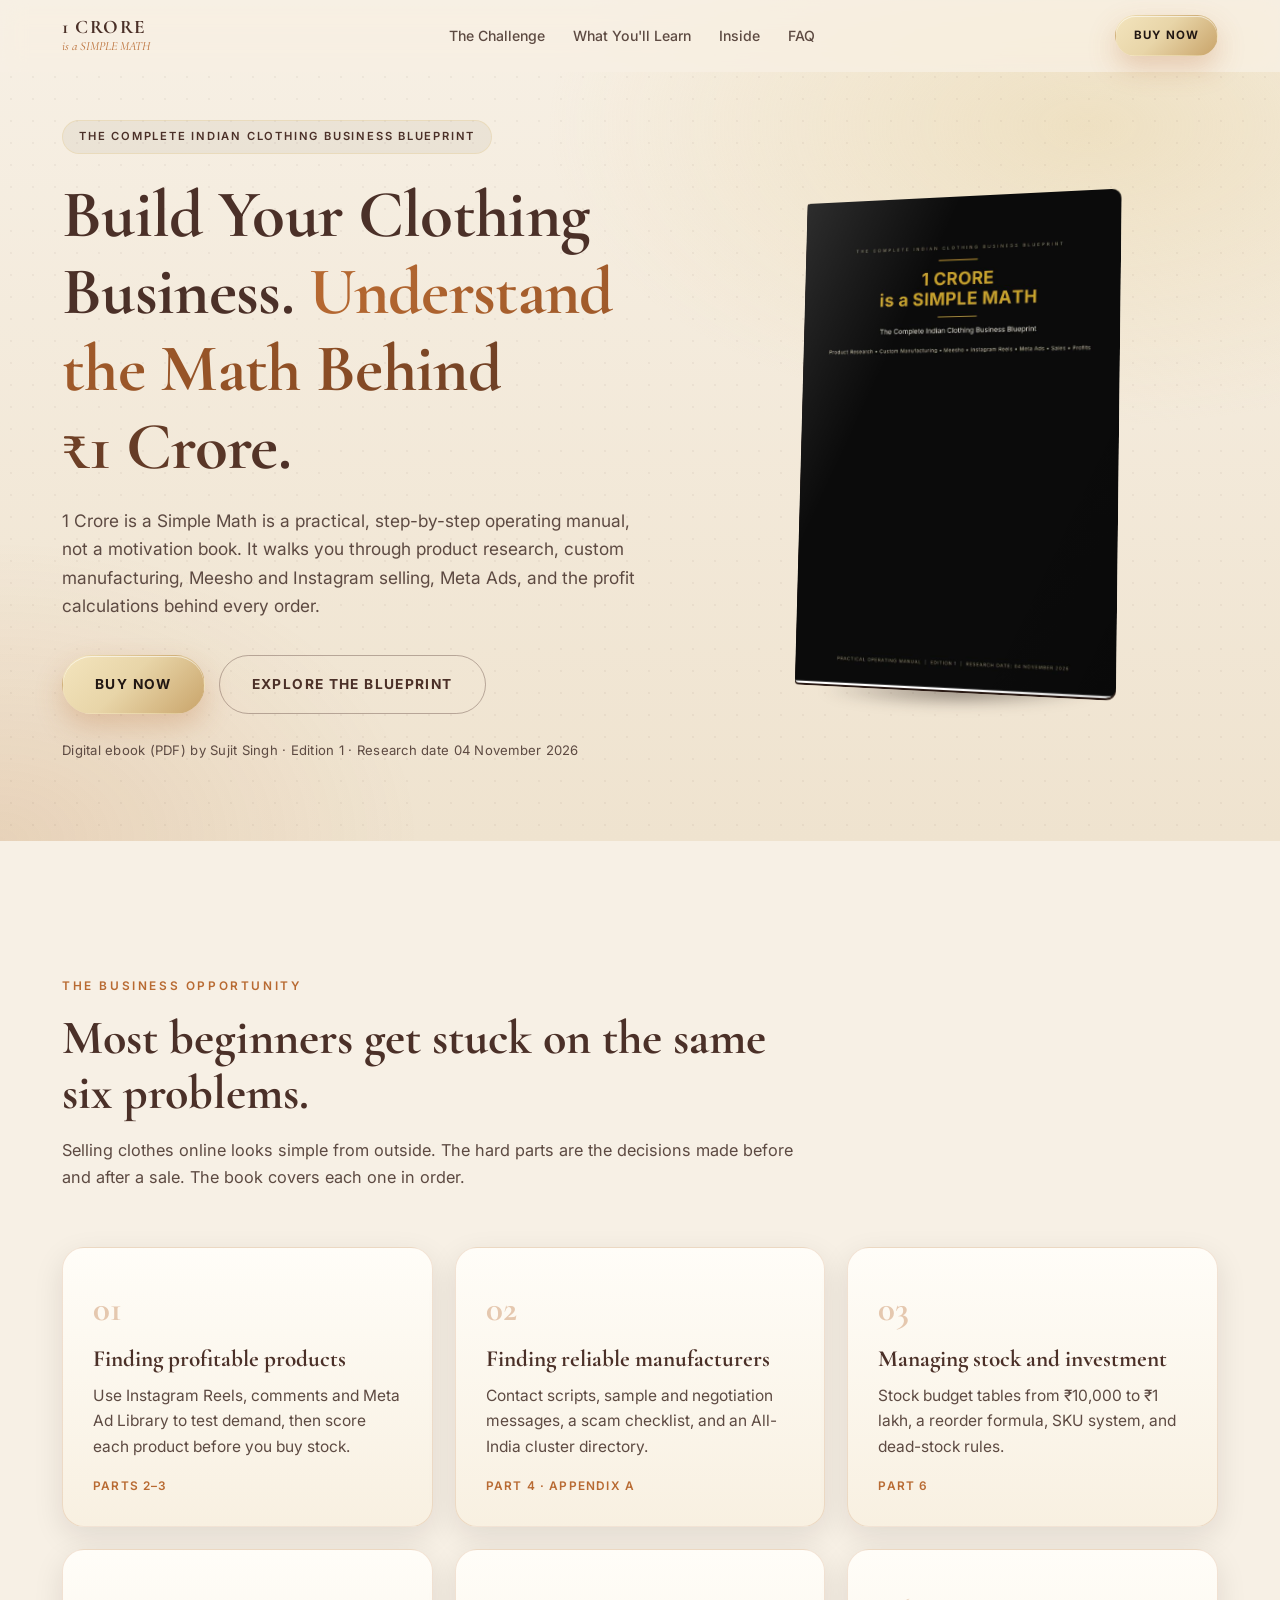
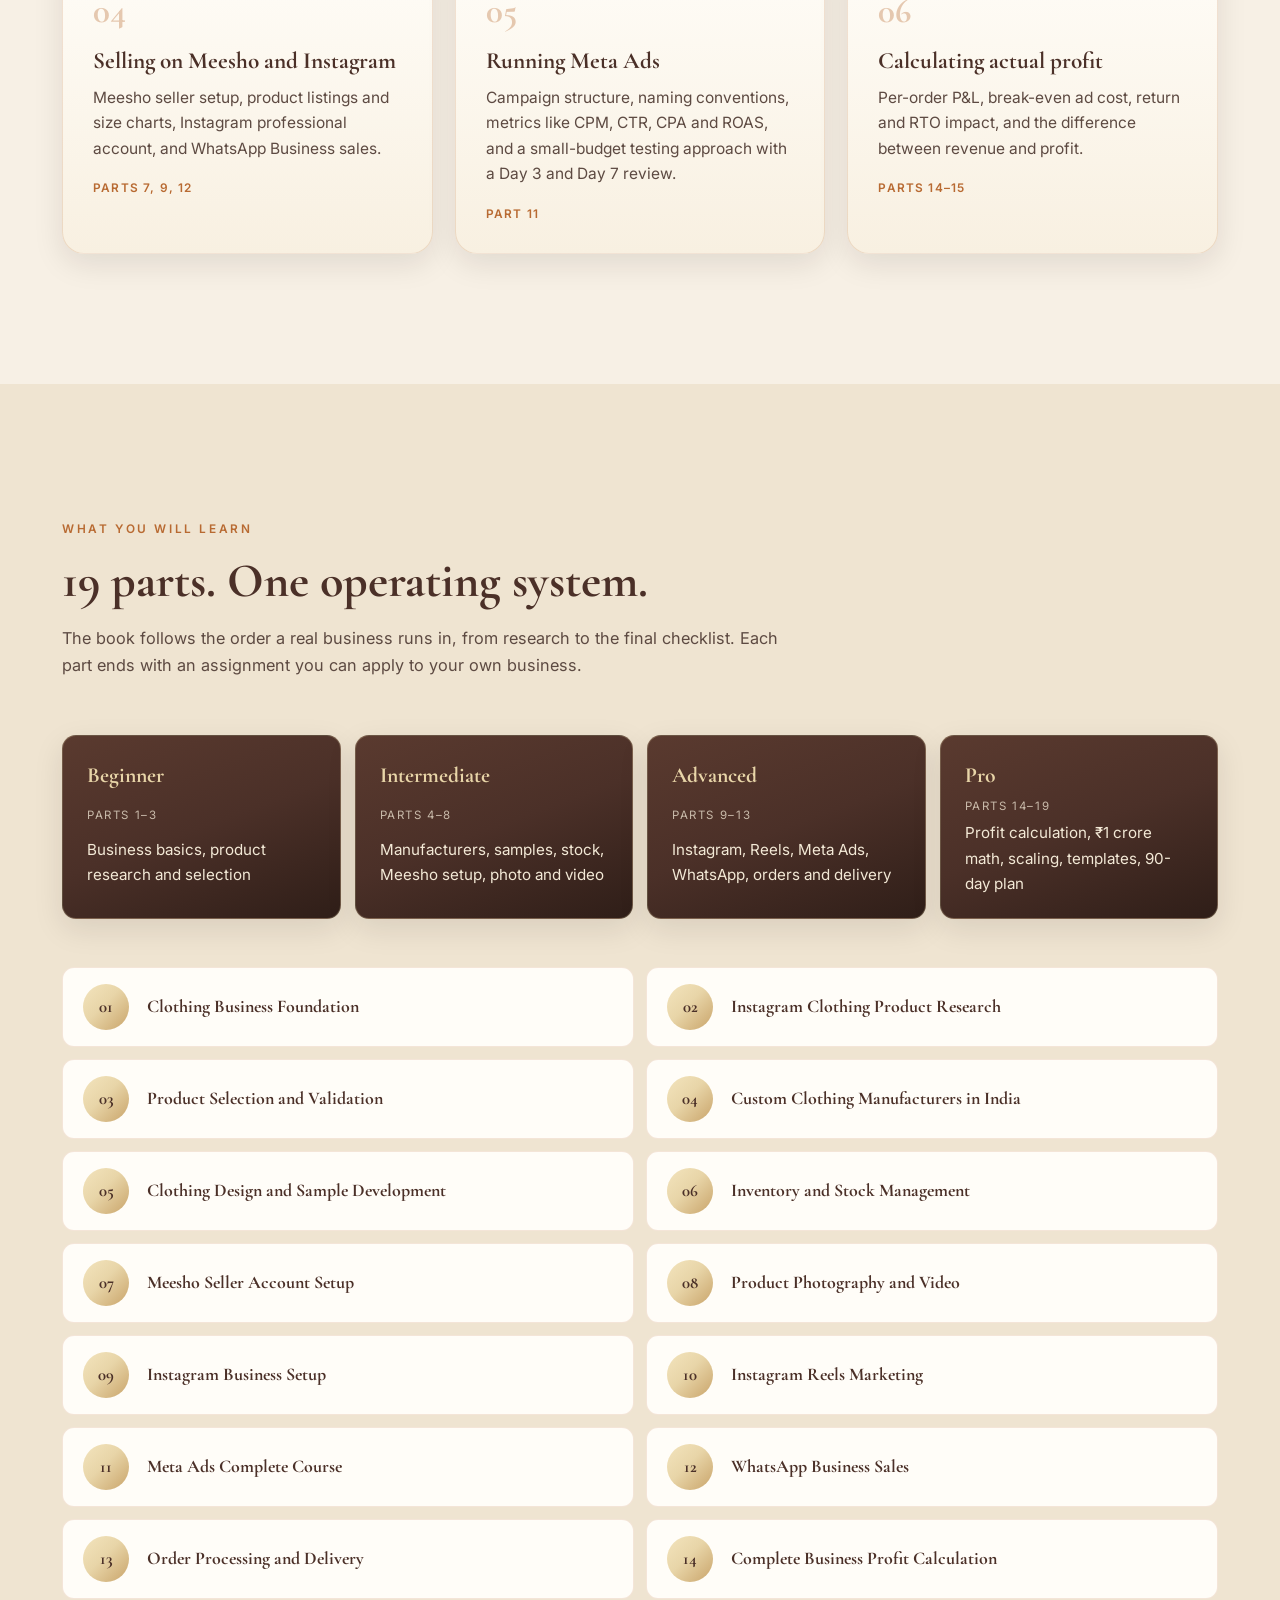
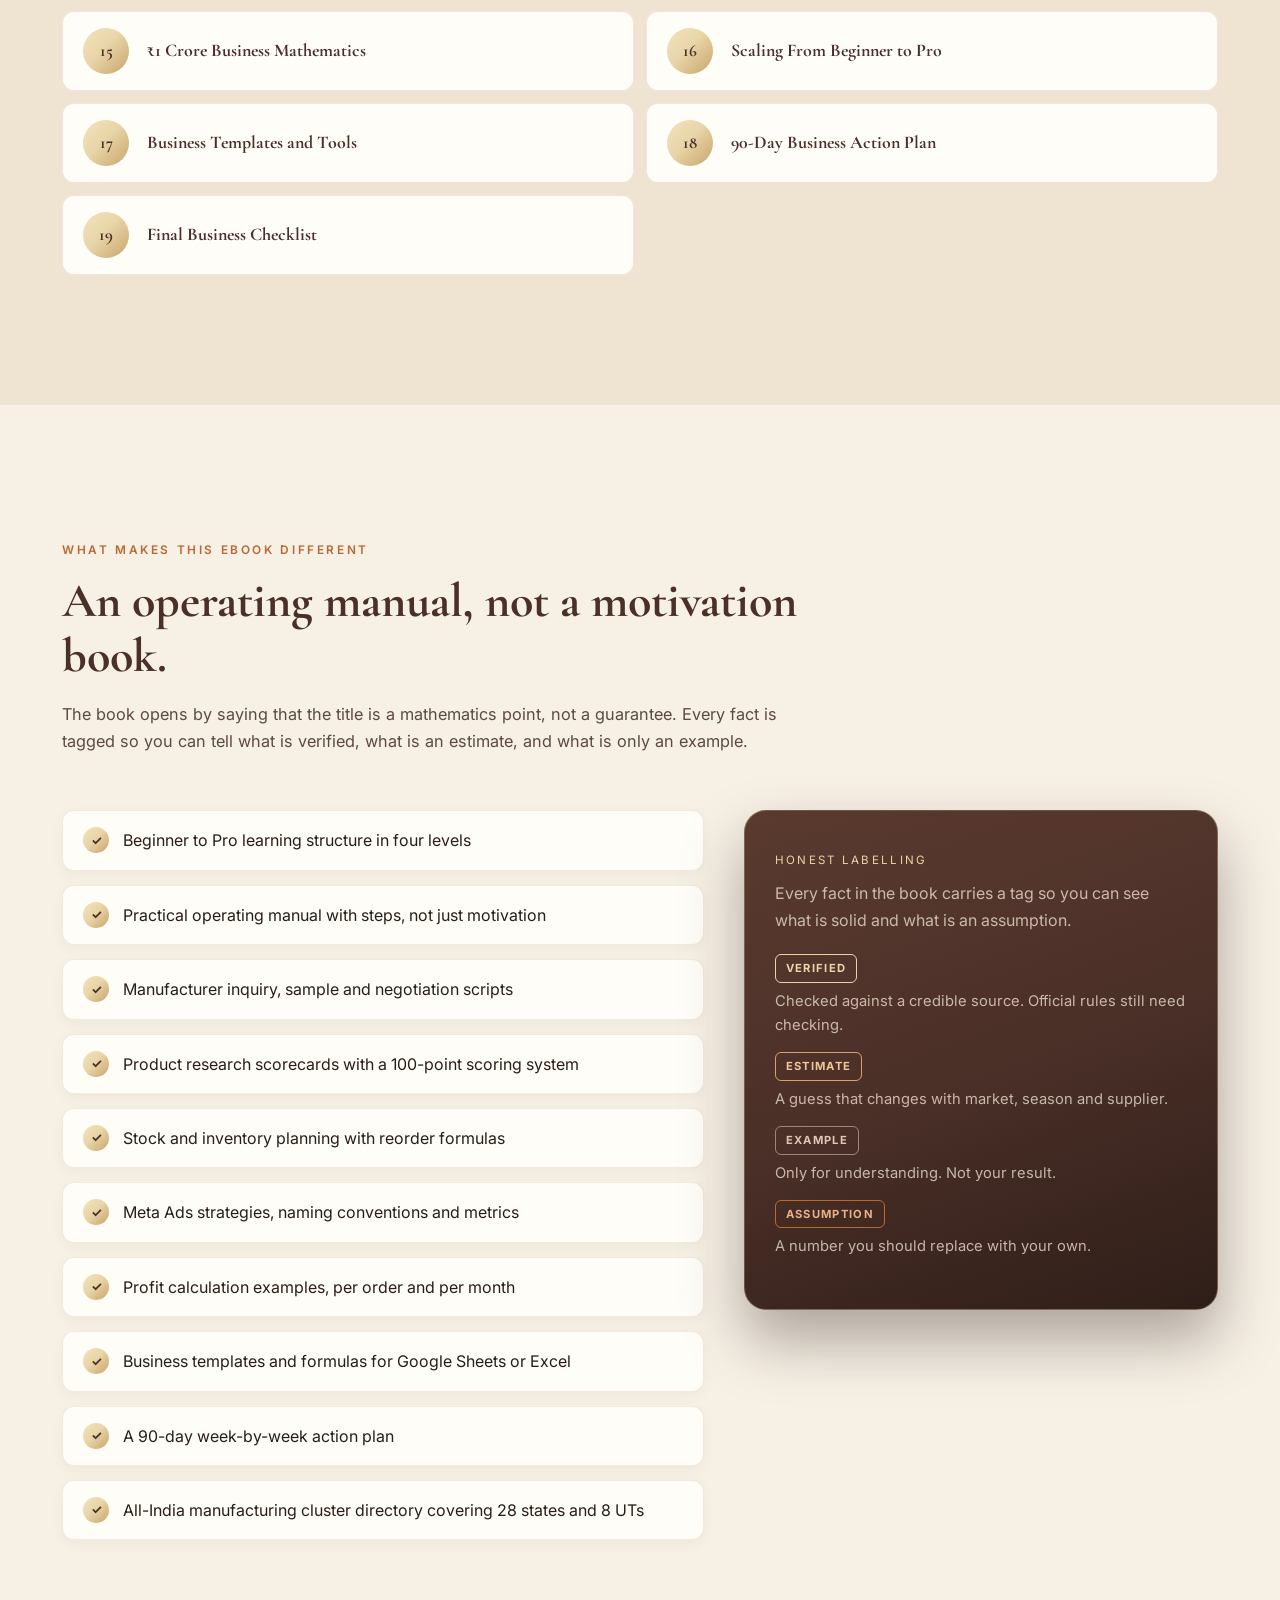
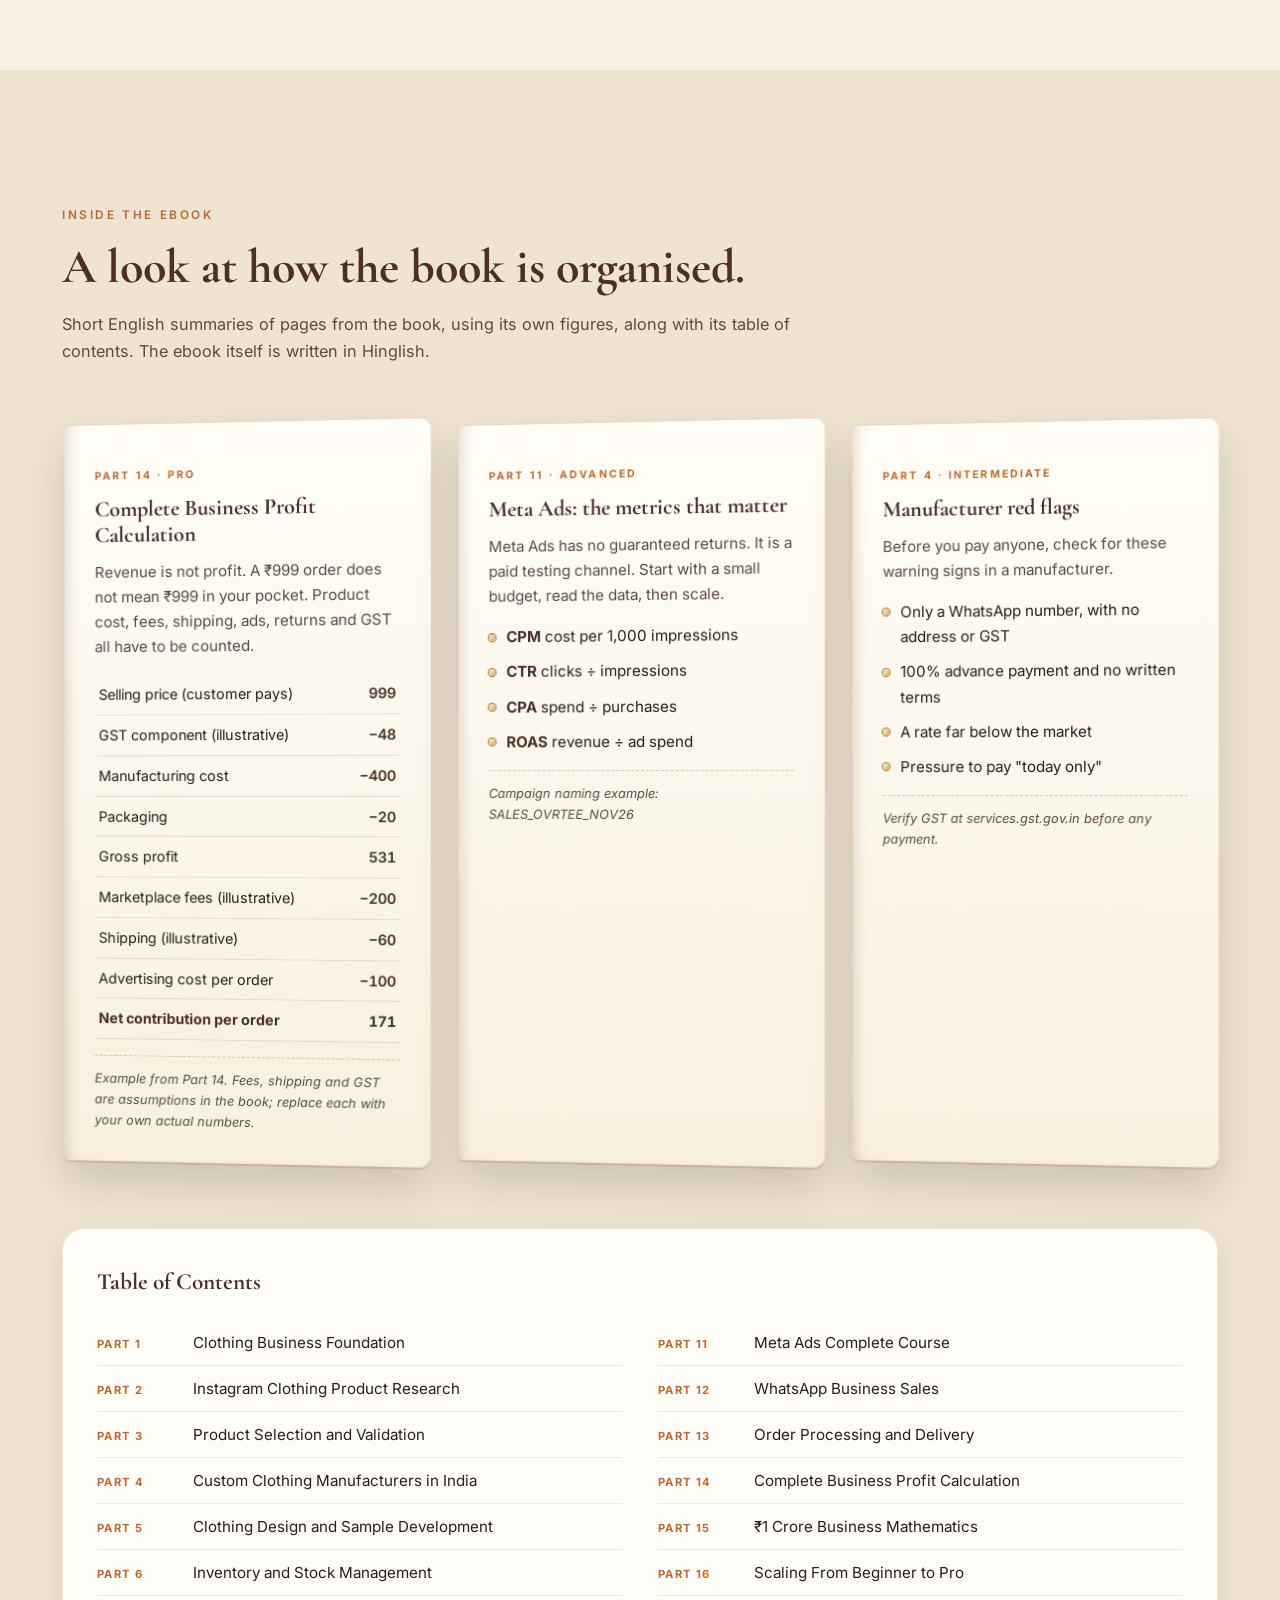
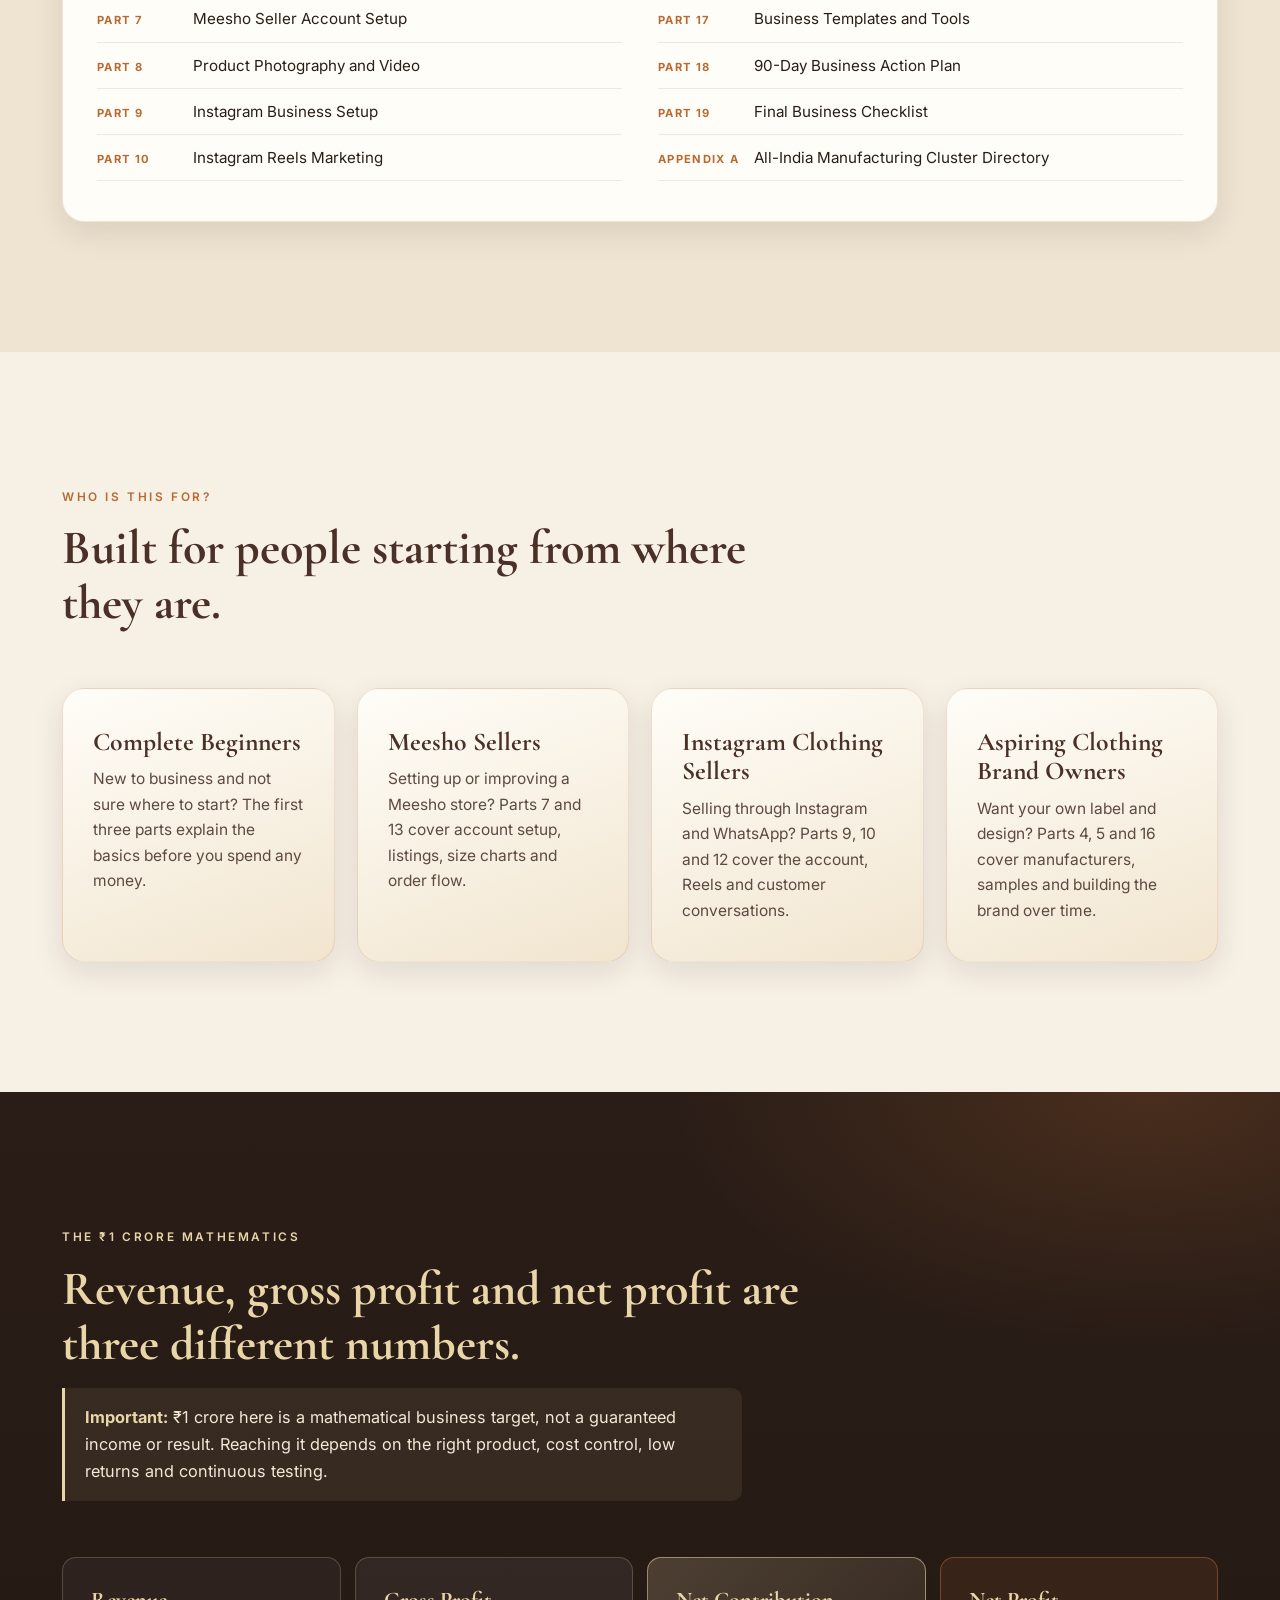
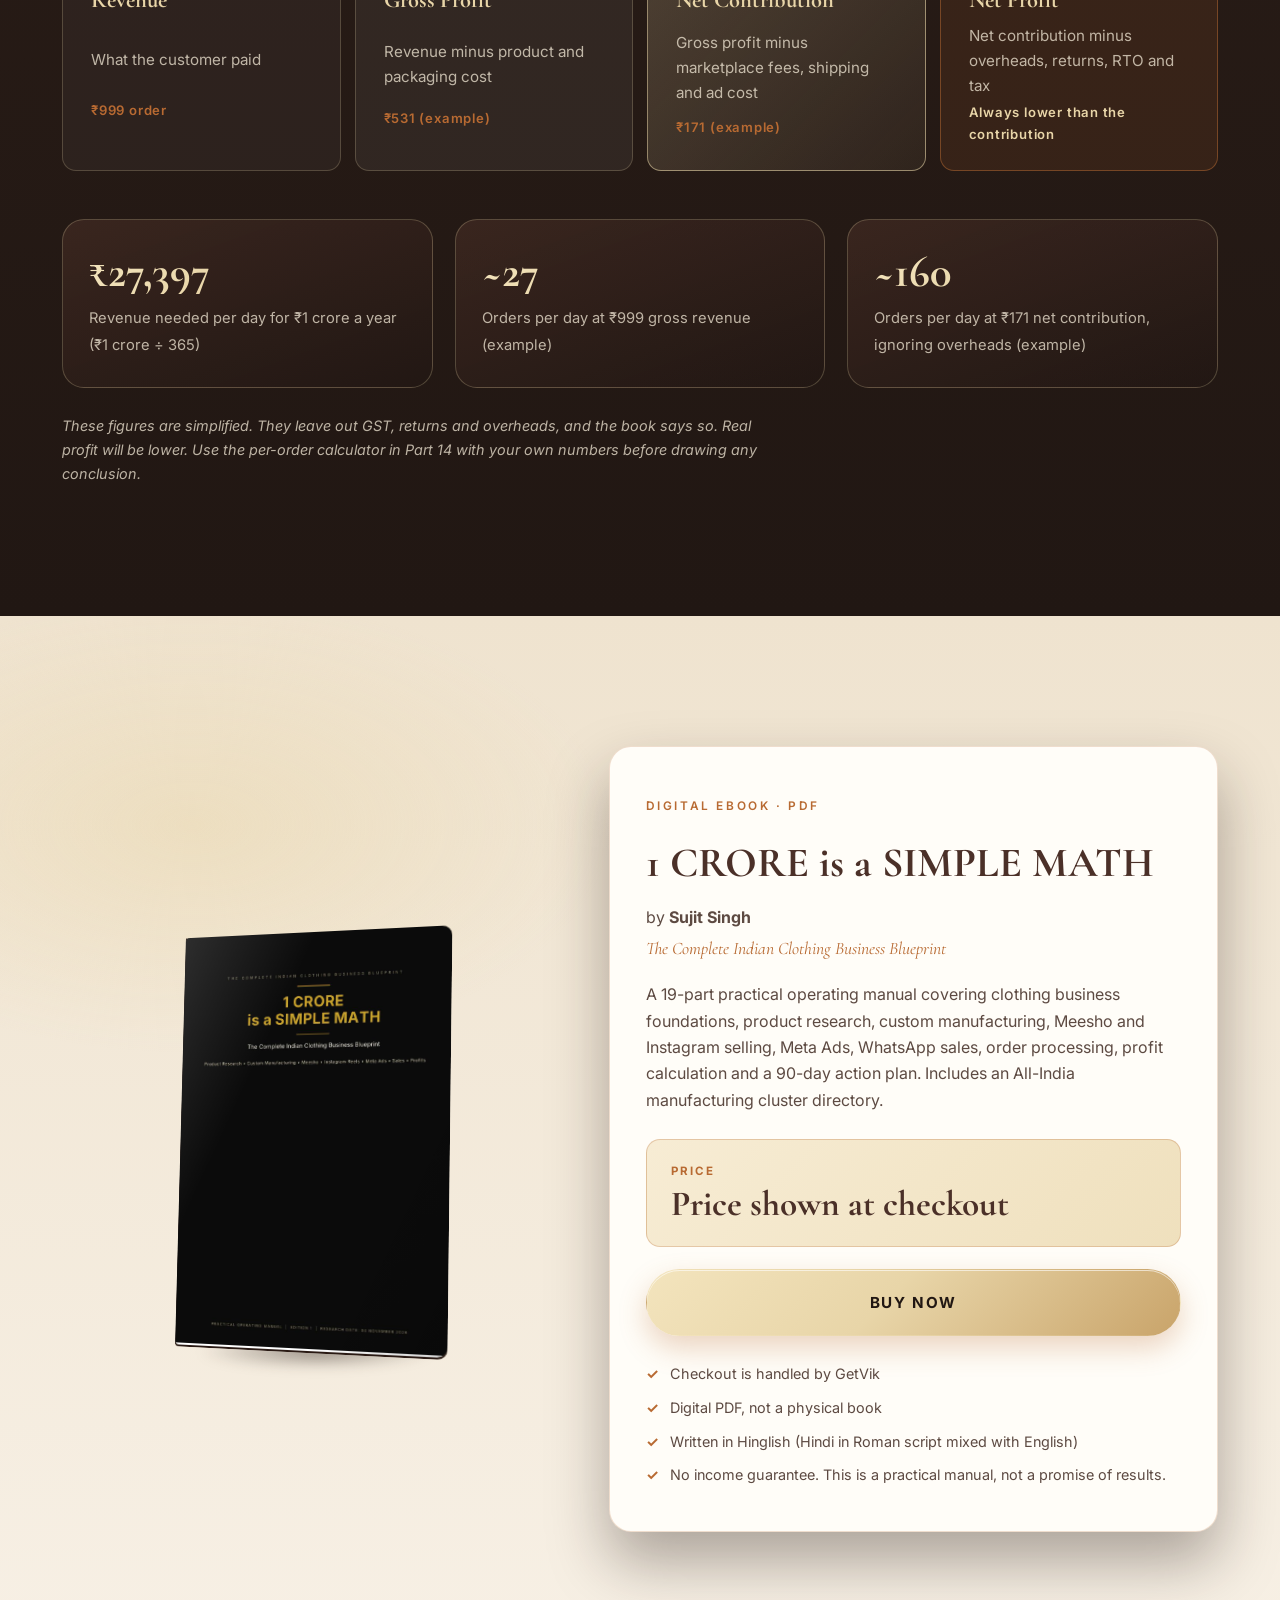
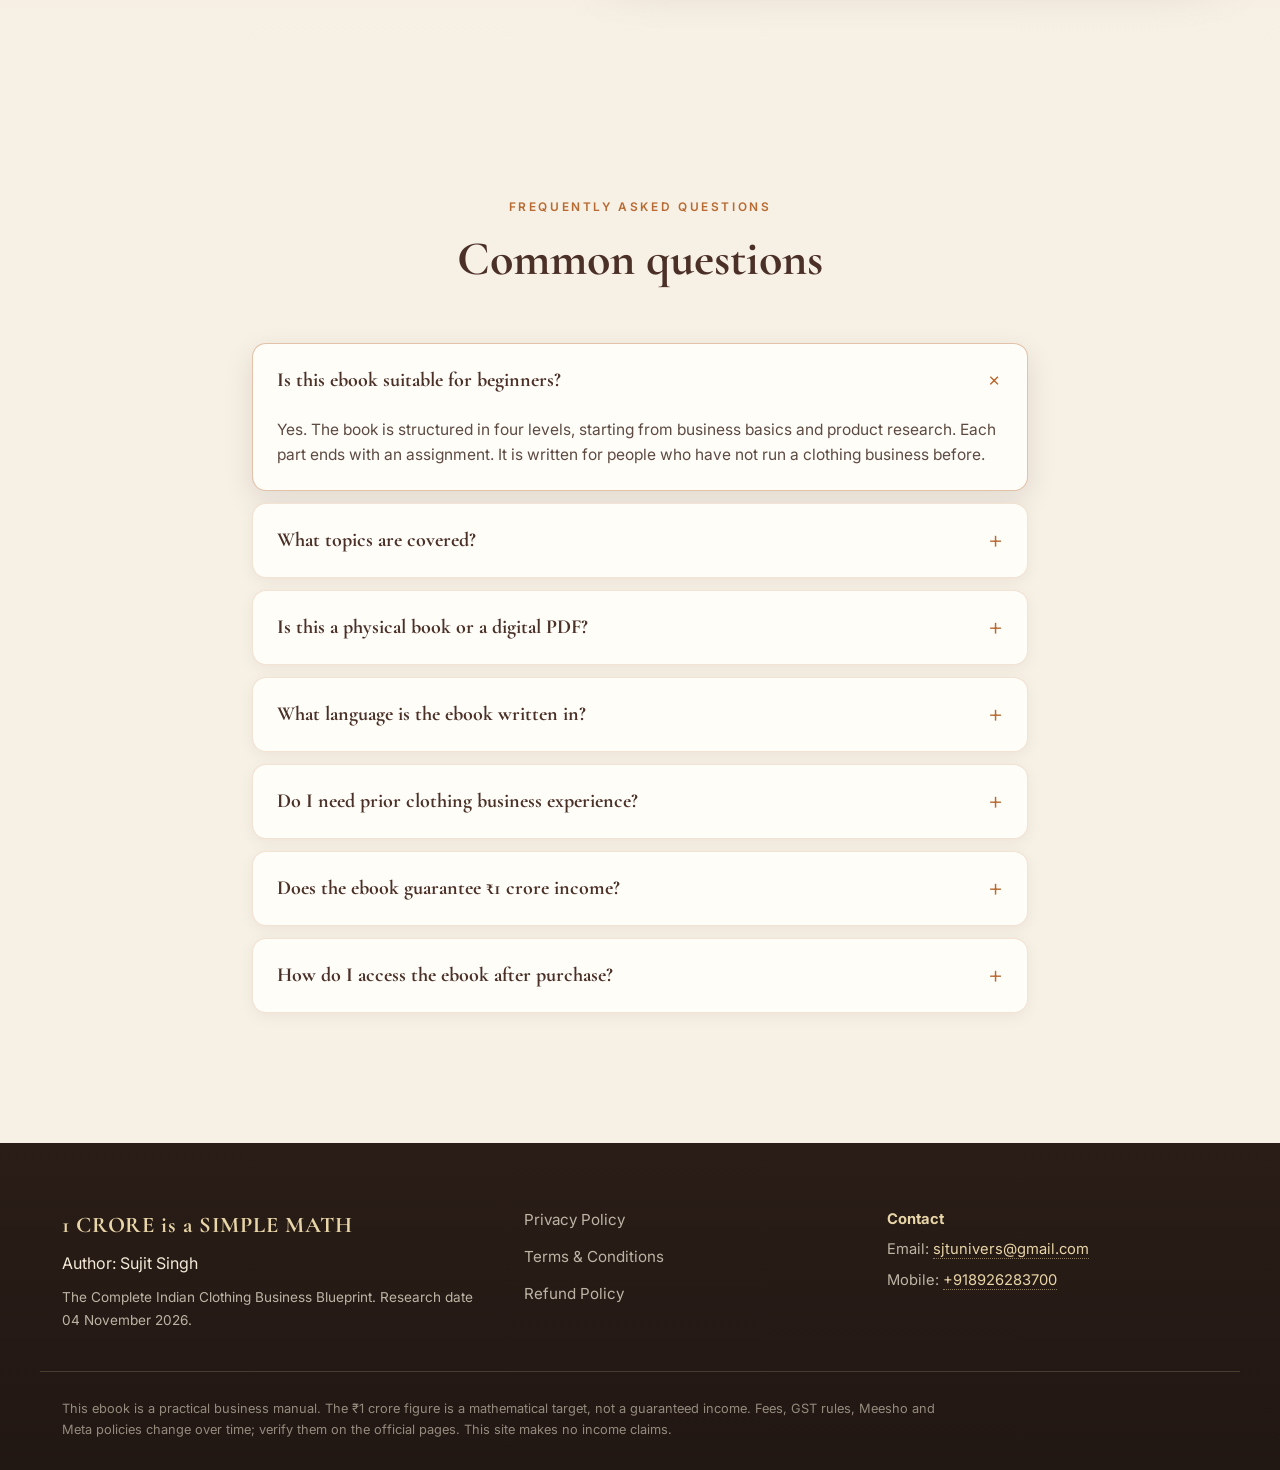
<file: index.html>
<!DOCTYPE html>
<html lang="en">
<head>
  <meta charset="UTF-8">
  <meta name="viewport" content="width=device-width, initial-scale=1.0">
  <title>1 CRORE is a SIMPLE MATH | The Complete Indian Clothing Business Blueprint by Sujit Singh</title>
  <meta name="description" content="A practical step-by-step operating manual for Indian clothing businesses: product research, custom manufacturing, Meesho, Instagram Reels, Meta Ads, WhatsApp sales, and profit math. By Sujit Singh.">
  <link rel="icon" type="image/svg+xml" href="assets/images/favicon.svg">
  <meta name="theme-color" content="#4B3028">
  <meta property="og:type" content="website">
  <meta property="og:title" content="1 CRORE is a SIMPLE MATH | The Complete Indian Clothing Business Blueprint">
  <meta property="og:description" content="A practical, step-by-step operating manual for Indian clothing businesses, by Sujit Singh.">
  <meta property="og:image" content="assets/images/cover.jpg">
  <link rel="preconnect" href="https://fonts.googleapis.com">
  <link rel="preconnect" href="https://fonts.gstatic.com" crossorigin>
  <link href="https://fonts.googleapis.com/css2?family=Cormorant+Garamond:ital,wght@0,500;0,600;0,700;1,500&family=Inter:wght@400;500;600;700&display=swap" rel="stylesheet">
  <link rel="stylesheet" href="css/styles.css">
</head>
<body>

<a class="skip-link" href="#main">Skip to content</a>

<!-- ============ NAVIGATION ============ -->
<header class="nav" id="nav">
  <div class="container nav__inner">
    <a href="#top" class="nav__brand" aria-label="1 Crore is a Simple Math home">
      <span class="nav__brand-main">1 CRORE</span>
      <span class="nav__brand-sub">is a SIMPLE MATH</span>
    </a>
    <nav class="nav__links" aria-label="Primary">
      <a href="#opportunity">The Challenge</a>
      <a href="#learn">What You'll Learn</a>
      <a href="#inside">Inside</a>
      <a href="#faq">FAQ</a>
    </nav>
    <a href="#buy" class="btn btn--gold btn--sm" data-buy>Buy Now</a>
  </div>
</header>

<main id="main">

  <!-- ============ 1. HERO ============ -->
  <section class="hero" id="top">
    <div class="container hero__grid">
      <div class="hero__content reveal">
        <span class="badge">The Complete Indian Clothing Business Blueprint</span>
        <h1 class="hero__title">Build Your Clothing Business. <span class="gold-text">Understand the Math Behind ₹1&nbsp;Crore.</span></h1>
        <p class="hero__lead">1 Crore is a Simple Math is a practical, step-by-step operating manual, not a motivation book. It walks you through product research, custom manufacturing, Meesho and Instagram selling, Meta Ads, and the profit calculations behind every order.</p>
        <div class="hero__ctas">
          <a href="#buy" class="btn btn--gold btn--lg" data-buy>Buy Now</a>
          <a href="#inside" class="btn btn--ghost btn--lg">Explore the Blueprint</a>
        </div>
        <p class="hero__note">Digital ebook (PDF) by Sujit Singh · Edition 1 · Research date 04 November 2026</p>
      </div>
      <div class="hero__visual reveal" aria-hidden="false">
        <figure class="book-3d" role="img" aria-label="Cover of the ebook 1 Crore is a Simple Math">
          <div class="book-3d__stage">
            <div class="book-3d__cover">
              <img src="assets/images/cover.jpg" alt="Cover of 1 CRORE is a SIMPLE MATH: The Complete Indian Clothing Business Blueprint" width="909" height="1281" fetchpriority="high">
            </div>
            <div class="book-3d__spine"></div>
          </div>
          <div class="book-3d__shadow"></div>
        </figure>
      </div>
    </div>
  </section>

  <!-- ============ 2. BUSINESS OPPORTUNITY ============ -->
  <section class="section" id="opportunity">
    <div class="container">
      <header class="section__head reveal">
        <span class="eyebrow">The Business Opportunity</span>
        <h2>Most beginners get stuck on the same six problems.</h2>
        <p>Selling clothes online looks simple from outside. The hard parts are the decisions made before and after a sale. The book covers each one in order.</p>
      </header>
      <div class="grid grid--3">
        <article class="card reveal">
          <span class="card__num">01</span>
          <h3>Finding profitable products</h3>
          <p>Use Instagram Reels, comments and Meta Ad Library to test demand, then score each product before you buy stock.</p>
          <span class="card__ref">Parts 2–3</span>
        </article>
        <article class="card reveal">
          <span class="card__num">02</span>
          <h3>Finding reliable manufacturers</h3>
          <p>Contact scripts, sample and negotiation messages, a scam checklist, and an All-India cluster directory.</p>
          <span class="card__ref">Part 4 · Appendix A</span>
        </article>
        <article class="card reveal">
          <span class="card__num">03</span>
          <h3>Managing stock and investment</h3>
          <p>Stock budget tables from ₹10,000 to ₹1 lakh, a reorder formula, SKU system, and dead-stock rules.</p>
          <span class="card__ref">Part 6</span>
        </article>
        <article class="card reveal">
          <span class="card__num">04</span>
          <h3>Selling on Meesho and Instagram</h3>
          <p>Meesho seller setup, product listings and size charts, Instagram professional account, and WhatsApp Business sales.</p>
          <span class="card__ref">Parts 7, 9, 12</span>
        </article>
        <article class="card reveal">
          <span class="card__num">05</span>
          <h3>Running Meta Ads</h3>
          <p>Campaign structure, naming conventions, metrics like CPM, CTR, CPA and ROAS, and a small-budget testing approach with a Day 3 and Day 7 review.</p>
          <span class="card__ref">Part 11</span>
        </article>
        <article class="card reveal">
          <span class="card__num">06</span>
          <h3>Calculating actual profit</h3>
          <p>Per-order P&amp;L, break-even ad cost, return and RTO impact, and the difference between revenue and profit.</p>
          <span class="card__ref">Parts 14–15</span>
        </article>
      </div>
    </div>
  </section>

  <!-- ============ 3. WHAT YOU WILL LEARN ============ -->
  <section class="section section--alt" id="learn">
    <div class="container">
      <header class="section__head reveal">
        <span class="eyebrow">What You Will Learn</span>
        <h2>19 parts. One operating system.</h2>
        <p>The book follows the order a real business runs in, from research to the final checklist. Each part ends with an assignment you can apply to your own business.</p>
      </header>

      <div class="levels reveal">
        <div class="level"><span class="level__name">Beginner</span><span class="level__parts">Parts 1–3</span><span class="level__desc">Business basics, product research and selection</span></div>
        <div class="level"><span class="level__name">Intermediate</span><span class="level__parts">Parts 4–8</span><span class="level__desc">Manufacturers, samples, stock, Meesho setup, photo and video</span></div>
        <div class="level"><span class="level__name">Advanced</span><span class="level__parts">Parts 9–13</span><span class="level__desc">Instagram, Reels, Meta Ads, WhatsApp, orders and delivery</span></div>
        <div class="level"><span class="level__name">Pro</span><span class="level__parts">Parts 14–19</span><span class="level__desc">Profit calculation, ₹1 crore math, scaling, templates, 90-day plan</span></div>
      </div>

      <ol class="chapters" aria-label="The 19 chapters">
        <li class="chapter reveal"><span class="chapter__num">01</span><h3>Clothing Business Foundation</h3></li>
        <li class="chapter reveal"><span class="chapter__num">02</span><h3>Instagram Clothing Product Research</h3></li>
        <li class="chapter reveal"><span class="chapter__num">03</span><h3>Product Selection and Validation</h3></li>
        <li class="chapter reveal"><span class="chapter__num">04</span><h3>Custom Clothing Manufacturers in India</h3></li>
        <li class="chapter reveal"><span class="chapter__num">05</span><h3>Clothing Design and Sample Development</h3></li>
        <li class="chapter reveal"><span class="chapter__num">06</span><h3>Inventory and Stock Management</h3></li>
        <li class="chapter reveal"><span class="chapter__num">07</span><h3>Meesho Seller Account Setup</h3></li>
        <li class="chapter reveal"><span class="chapter__num">08</span><h3>Product Photography and Video</h3></li>
        <li class="chapter reveal"><span class="chapter__num">09</span><h3>Instagram Business Setup</h3></li>
        <li class="chapter reveal"><span class="chapter__num">10</span><h3>Instagram Reels Marketing</h3></li>
        <li class="chapter reveal"><span class="chapter__num">11</span><h3>Meta Ads Complete Course</h3></li>
        <li class="chapter reveal"><span class="chapter__num">12</span><h3>WhatsApp Business Sales</h3></li>
        <li class="chapter reveal"><span class="chapter__num">13</span><h3>Order Processing and Delivery</h3></li>
        <li class="chapter reveal"><span class="chapter__num">14</span><h3>Complete Business Profit Calculation</h3></li>
        <li class="chapter reveal"><span class="chapter__num">15</span><h3>₹1 Crore Business Mathematics</h3></li>
        <li class="chapter reveal"><span class="chapter__num">16</span><h3>Scaling From Beginner to Pro</h3></li>
        <li class="chapter reveal"><span class="chapter__num">17</span><h3>Business Templates and Tools</h3></li>
        <li class="chapter reveal"><span class="chapter__num">18</span><h3>90-Day Business Action Plan</h3></li>
        <li class="chapter reveal"><span class="chapter__num">19</span><h3>Final Business Checklist</h3></li>
      </ol>
    </div>
  </section>

  <!-- ============ 4. WHAT MAKES IT DIFFERENT ============ -->
  <section class="section" id="different">
    <div class="container">
      <header class="section__head reveal">
        <span class="eyebrow">What Makes This Ebook Different</span>
        <h2>An operating manual, not a motivation book.</h2>
        <p>The book opens by saying that the title is a mathematics point, not a guarantee. Every fact is tagged so you can tell what is verified, what is an estimate, and what is only an example.</p>
      </header>
      <div class="feature-split">
        <ul class="features reveal">
          <li><span class="tick">✓</span>Beginner to Pro learning structure in four levels</li>
          <li><span class="tick">✓</span>Practical operating manual with steps, not just motivation</li>
          <li><span class="tick">✓</span>Manufacturer inquiry, sample and negotiation scripts</li>
          <li><span class="tick">✓</span>Product research scorecards with a 100-point scoring system</li>
          <li><span class="tick">✓</span>Stock and inventory planning with reorder formulas</li>
          <li><span class="tick">✓</span>Meta Ads strategies, naming conventions and metrics</li>
          <li><span class="tick">✓</span>Profit calculation examples, per order and per month</li>
          <li><span class="tick">✓</span>Business templates and formulas for Google Sheets or Excel</li>
          <li><span class="tick">✓</span>A 90-day week-by-week action plan</li>
          <li><span class="tick">✓</span>All-India manufacturing cluster directory covering 28 states and 8 UTs</li>
        </ul>
        <aside class="callout reveal">
          <span class="callout__label">Honest labelling</span>
          <p>Every fact in the book carries a tag so you can see what is solid and what is an assumption.</p>
          <dl class="tags">
            <div><dt><span class="tag tag--verified">VERIFIED</span></dt><dd>Checked against a credible source. Official rules still need checking.</dd></div>
            <div><dt><span class="tag tag--estimate">ESTIMATE</span></dt><dd>A guess that changes with market, season and supplier.</dd></div>
            <div><dt><span class="tag tag--example">EXAMPLE</span></dt><dd>Only for understanding. Not your result.</dd></div>
            <div><dt><span class="tag tag--assumption">ASSUMPTION</span></dt><dd>A number you should replace with your own.</dd></div>
          </dl>
        </aside>
      </div>
    </div>
  </section>

  <!-- ============ 5. INSIDE THE EBOOK ============ -->
  <section class="section section--alt" id="inside">
    <div class="container">
      <header class="section__head reveal">
        <span class="eyebrow">Inside the Ebook</span>
        <h2>A look at how the book is organised.</h2>
        <p>Short English summaries of pages from the book, using its own figures, along with its table of contents. The ebook itself is written in Hinglish.</p>
      </header>

      <div class="inside-grid">
        <div class="page-mock reveal">
          <div class="page-mock__paper">
            <span class="page-mock__part">PART 14 · PRO</span>
            <h3>Complete Business Profit Calculation</h3>
            <p class="page-mock__lead">Revenue is not profit. A ₹999 order does not mean ₹999 in your pocket. Product cost, fees, shipping, ads, returns and GST all have to be counted.</p>
            <table class="mini-table">
              <tbody>
                <tr><td>Selling price (customer pays)</td><td>999</td></tr>
                <tr><td>GST component (illustrative)</td><td>−48</td></tr>
                <tr><td>Manufacturing cost</td><td>−400</td></tr>
                <tr><td>Packaging</td><td>−20</td></tr>
                <tr><td>Gross profit</td><td>531</td></tr>
                <tr><td>Marketplace fees (illustrative)</td><td>−200</td></tr>
                <tr><td>Shipping (illustrative)</td><td>−60</td></tr>
                <tr><td>Advertising cost per order</td><td>−100</td></tr>
                <tr><td>Net contribution per order</td><td>171</td></tr>
              </tbody>
            </table>
            <p class="page-mock__note">Example from Part 14. Fees, shipping and GST are assumptions in the book; replace each with your own actual numbers.</p>
          </div>
        </div>

        <div class="page-mock reveal">
          <div class="page-mock__paper">
            <span class="page-mock__part">PART 11 · ADVANCED</span>
            <h3>Meta Ads: the metrics that matter</h3>
            <p class="page-mock__lead">Meta Ads has no guaranteed returns. It is a paid testing channel. Start with a small budget, read the data, then scale.</p>
            <ul class="mini-list">
              <li><strong>CPM</strong> cost per 1,000 impressions</li>
              <li><strong>CTR</strong> clicks ÷ impressions</li>
              <li><strong>CPA</strong> spend ÷ purchases</li>
              <li><strong>ROAS</strong> revenue ÷ ad spend</li>
            </ul>
            <p class="page-mock__note">Campaign naming example: SALES_OVRTEE_NOV26</p>
          </div>
        </div>

        <div class="page-mock reveal">
          <div class="page-mock__paper">
            <span class="page-mock__part">PART 4 · INTERMEDIATE</span>
            <h3>Manufacturer red flags</h3>
            <p class="page-mock__lead">Before you pay anyone, check for these warning signs in a manufacturer.</p>
            <ul class="mini-list">
              <li>Only a WhatsApp number, with no address or GST</li>
              <li>100% advance payment and no written terms</li>
              <li>A rate far below the market</li>
              <li>Pressure to pay "today only"</li>
            </ul>
            <p class="page-mock__note">Verify GST at services.gst.gov.in before any payment.</p>
          </div>
        </div>
      </div>

      <div class="toc reveal">
        <h3 class="toc__title">Table of Contents</h3>
        <div class="toc__grid">
          <div class="toc__col">
            <p><span>Part 1</span> Clothing Business Foundation</p>
            <p><span>Part 2</span> Instagram Clothing Product Research</p>
            <p><span>Part 3</span> Product Selection and Validation</p>
            <p><span>Part 4</span> Custom Clothing Manufacturers in India</p>
            <p><span>Part 5</span> Clothing Design and Sample Development</p>
            <p><span>Part 6</span> Inventory and Stock Management</p>
            <p><span>Part 7</span> Meesho Seller Account Setup</p>
            <p><span>Part 8</span> Product Photography and Video</p>
            <p><span>Part 9</span> Instagram Business Setup</p>
            <p><span>Part 10</span> Instagram Reels Marketing</p>
          </div>
          <div class="toc__col">
            <p><span>Part 11</span> Meta Ads Complete Course</p>
            <p><span>Part 12</span> WhatsApp Business Sales</p>
            <p><span>Part 13</span> Order Processing and Delivery</p>
            <p><span>Part 14</span> Complete Business Profit Calculation</p>
            <p><span>Part 15</span> ₹1 Crore Business Mathematics</p>
            <p><span>Part 16</span> Scaling From Beginner to Pro</p>
            <p><span>Part 17</span> Business Templates and Tools</p>
            <p><span>Part 18</span> 90-Day Business Action Plan</p>
            <p><span>Part 19</span> Final Business Checklist</p>
            <p><span>Appendix A</span> All-India Manufacturing Cluster Directory</p>
          </div>
        </div>
      </div>
    </div>
  </section>

  <!-- ============ 6. WHO IS THIS FOR ============ -->
  <section class="section" id="audience">
    <div class="container">
      <header class="section__head reveal">
        <span class="eyebrow">Who Is This For?</span>
        <h2>Built for people starting from where they are.</h2>
      </header>
      <div class="grid grid--4">
        <article class="card card--audience reveal">
          <h3>Complete Beginners</h3>
          <p>New to business and not sure where to start? The first three parts explain the basics before you spend any money.</p>
        </article>
        <article class="card card--audience reveal">
          <h3>Meesho Sellers</h3>
          <p>Setting up or improving a Meesho store? Parts 7 and 13 cover account setup, listings, size charts and order flow.</p>
        </article>
        <article class="card card--audience reveal">
          <h3>Instagram Clothing Sellers</h3>
          <p>Selling through Instagram and WhatsApp? Parts 9, 10 and 12 cover the account, Reels and customer conversations.</p>
        </article>
        <article class="card card--audience reveal">
          <h3>Aspiring Clothing Brand Owners</h3>
          <p>Want your own label and design? Parts 4, 5 and 16 cover manufacturers, samples and building the brand over time.</p>
        </article>
      </div>
    </div>
  </section>

  <!-- ============ 7. ₹1 CRORE MATHEMATICS ============ -->
  <section class="section section--dark" id="math">
    <div class="container">
      <header class="section__head reveal">
        <span class="eyebrow eyebrow--light">The ₹1 Crore Mathematics</span>
        <h2>Revenue, gross profit and net profit are three different numbers.</h2>
        <p class="disclaimer"><strong>Important:</strong> ₹1 crore here is a mathematical business target, not a guaranteed income or result. Reaching it depends on the right product, cost control, low returns and continuous testing.</p>
      </header>

      <div class="math-ladder reveal">
        <div class="math-step">
          <span class="math-step__label">Revenue</span>
          <span class="math-step__value">What the customer paid</span>
          <span class="math-step__note">₹999 order</span>
        </div>
        <div class="math-step math-step--mid">
          <span class="math-step__label">Gross Profit</span>
          <span class="math-step__value">Revenue minus product and packaging cost</span>
          <span class="math-step__note">₹531 (example)</span>
        </div>
        <div class="math-step math-step--gold">
          <span class="math-step__label">Net Contribution</span>
          <span class="math-step__value">Gross profit minus marketplace fees, shipping and ad cost</span>
          <span class="math-step__note">₹171 (example)</span>
        </div>
        <div class="math-step math-step--final">
          <span class="math-step__label">Net Profit</span>
          <span class="math-step__value">Net contribution minus overheads, returns, RTO and tax</span>
          <span class="math-step__note">Always lower than the contribution</span>
        </div>
      </div>

      <div class="math-stats grid grid--3 reveal">
        <div class="stat">
          <span class="stat__num">₹27,397</span>
          <span class="stat__label">Revenue needed per day for ₹1 crore a year (₹1 crore ÷ 365)</span>
        </div>
        <div class="stat">
          <span class="stat__num">~27</span>
          <span class="stat__label">Orders per day at ₹999 gross revenue (example)</span>
        </div>
        <div class="stat">
          <span class="stat__num">~160</span>
          <span class="stat__label">Orders per day at ₹171 net contribution, ignoring overheads (example)</span>
        </div>
      </div>

      <p class="math-foot reveal">These figures are simplified. They leave out GST, returns and overheads, and the book says so. Real profit will be lower. Use the per-order calculator in Part 14 with your own numbers before drawing any conclusion.</p>
    </div>
  </section>

  <!-- ============ 8. FINAL PURCHASE ============ -->
  <section class="section purchase" id="buy">
    <div class="container purchase__grid">
      <div class="purchase__visual reveal">
        <figure class="book-3d book-3d--sm" role="img" aria-label="Cover of the ebook 1 Crore is a Simple Math">
          <div class="book-3d__stage">
            <div class="book-3d__cover">
              <img src="assets/images/cover.jpg" alt="Cover of 1 CRORE is a SIMPLE MATH: The Complete Indian Clothing Business Blueprint" width="909" height="1281" loading="lazy">
            </div>
            <div class="book-3d__spine"></div>
          </div>
          <div class="book-3d__shadow"></div>
        </figure>
      </div>

      <div class="purchase__card reveal">
        <span class="eyebrow">Digital Ebook · PDF</span>
        <h2>1 CRORE is a SIMPLE MATH</h2>
        <p class="purchase__author">by <strong>Sujit Singh</strong></p>
        <p class="purchase__sub">The Complete Indian Clothing Business Blueprint</p>
        <p class="purchase__desc">A 19-part practical operating manual covering clothing business foundations, product research, custom manufacturing, Meesho and Instagram selling, Meta Ads, WhatsApp sales, order processing, profit calculation and a 90-day action plan. Includes an All-India manufacturing cluster directory.</p>

        <div class="price-box">
          <span class="price-box__label">Price</span>
          <span class="price-box__value" data-price>Price shown at checkout</span>
        </div>

        <a href="https://getvik.com/checkout?productId=6aeb3442b8b6e679919b977d&productSlug=1-crore-clothing-business&theme=light" class="btn btn--gold btn--xl btn--block" data-buy>Buy Now</a>

        <ul class="trust-list">
          <li>Checkout is handled by GetVik</li>
          <li>Digital PDF, not a physical book</li>
          <li>Written in Hinglish (Hindi in Roman script mixed with English)</li>
          <li>No income guarantee. This is a practical manual, not a promise of results.</li>
        </ul>
      </div>
    </div>
  </section>

  <!-- ============ 9. FAQ ============ -->
  <section class="section" id="faq">
    <div class="container container--narrow">
      <header class="section__head section__head--center reveal">
        <span class="eyebrow">Frequently Asked Questions</span>
        <h2>Common questions</h2>
      </header>
      <div class="faq reveal">
        <details class="faq__item" open>
          <summary>Is this ebook suitable for beginners?</summary>
          <p>Yes. The book is structured in four levels, starting from business basics and product research. Each part ends with an assignment. It is written for people who have not run a clothing business before.</p>
        </details>
        <details class="faq__item">
          <summary>What topics are covered?</summary>
          <p>All 19 parts plus an appendix: business foundations, Instagram research, product selection, manufacturers, sample design, stock management, Meesho setup, product photography, Instagram setup, Reels marketing, Meta Ads, WhatsApp sales, order processing, profit calculation, ₹1 crore mathematics, scaling, templates, a 90-day plan and a final checklist.</p>
        </details>
        <details class="faq__item">
          <summary>Is this a physical book or a digital PDF?</summary>
          <p>It is a digital ebook in PDF format. No physical book is shipped.</p>
        </details>
        <details class="faq__item">
          <summary>What language is the ebook written in?</summary>
          <p>The ebook is written in Hinglish, which is Hindi in Roman script mixed with English business terms. Section titles and many terms are in English.</p>
        </details>
        <details class="faq__item">
          <summary>Do I need prior clothing business experience?</summary>
          <p>No. The book starts from the foundation. Some parts, such as manufacturer negotiation and Meta Ads, go deeper, so you can read in order and come back to them as you grow.</p>
        </details>
        <details class="faq__item">
          <summary>Does the ebook guarantee ₹1 crore income?</summary>
          <p><strong>No.</strong> The title is a mathematics point, not a guarantee. The book says that reaching a crore depends on the right product, cost control, low returns and continuous testing, and that this is not easy and does not happen quickly for everyone.</p>
        </details>
        <details class="faq__item">
          <summary>How do I access the ebook after purchase?</summary>
          <p>Access is handled through the GetVik checkout. Delivery steps and timing will be shown on the checkout and confirmation page. <em data-delivery-note hidden></em></p>
        </details>
      </div>
    </div>
  </section>

</main>

<!-- ============ FOOTER ============ -->
<footer class="footer">
  <div class="container footer__grid">
    <div>
      <p class="footer__brand">1 CRORE is a SIMPLE MATH</p>
      <p class="footer__author">Author: Sujit Singh</p>
      <p class="footer__small">The Complete Indian Clothing Business Blueprint. Research date 04 November 2026.</p>
    </div>
    <nav class="footer__links" aria-label="Legal">
      <a href="privacy.html">Privacy Policy</a>
      <a href="terms.html">Terms &amp; Conditions</a>
      <a href="refund.html">Refund Policy</a>
    </nav>
    <div class="footer__contact">
      <p><strong>Contact</strong></p>
      <p data-contact-row="email" hidden>Email: <a href="#" data-contact="email"></a></p>
      <p data-contact-row="whatsapp" hidden>Mobile: <a href="#" data-contact="whatsapp"></a></p>
      <p data-contact-empty>Contact details will be added here.</p>
    </div>
  </div>
  <div class="container footer__disclaimer">
    <p>This ebook is a practical business manual. The ₹1 crore figure is a mathematical target, not a guaranteed income. Fees, GST rules, Meesho and Meta policies change over time; verify them on the official pages. This site makes no income claims.</p>
  </div>
</footer>

<!-- Mobile sticky buy bar -->
<div class="sticky-buy" id="stickyBuy" aria-hidden="true">
  <div class="sticky-buy__text">
    <span class="sticky-buy__title">1 CRORE is a SIMPLE MATH</span>
    <span class="sticky-buy__price" data-price-short>Price shown at checkout</span>
  </div>
  <a href="https://getvik.com/checkout?productId=6aeb3442b8b6e679919b977d&productSlug=1-crore-clothing-business&theme=light" class="btn btn--gold btn--md" data-buy>Buy Now</a>
</div>

<script src="js/main.js"></script>
</body>
</html>
</file>
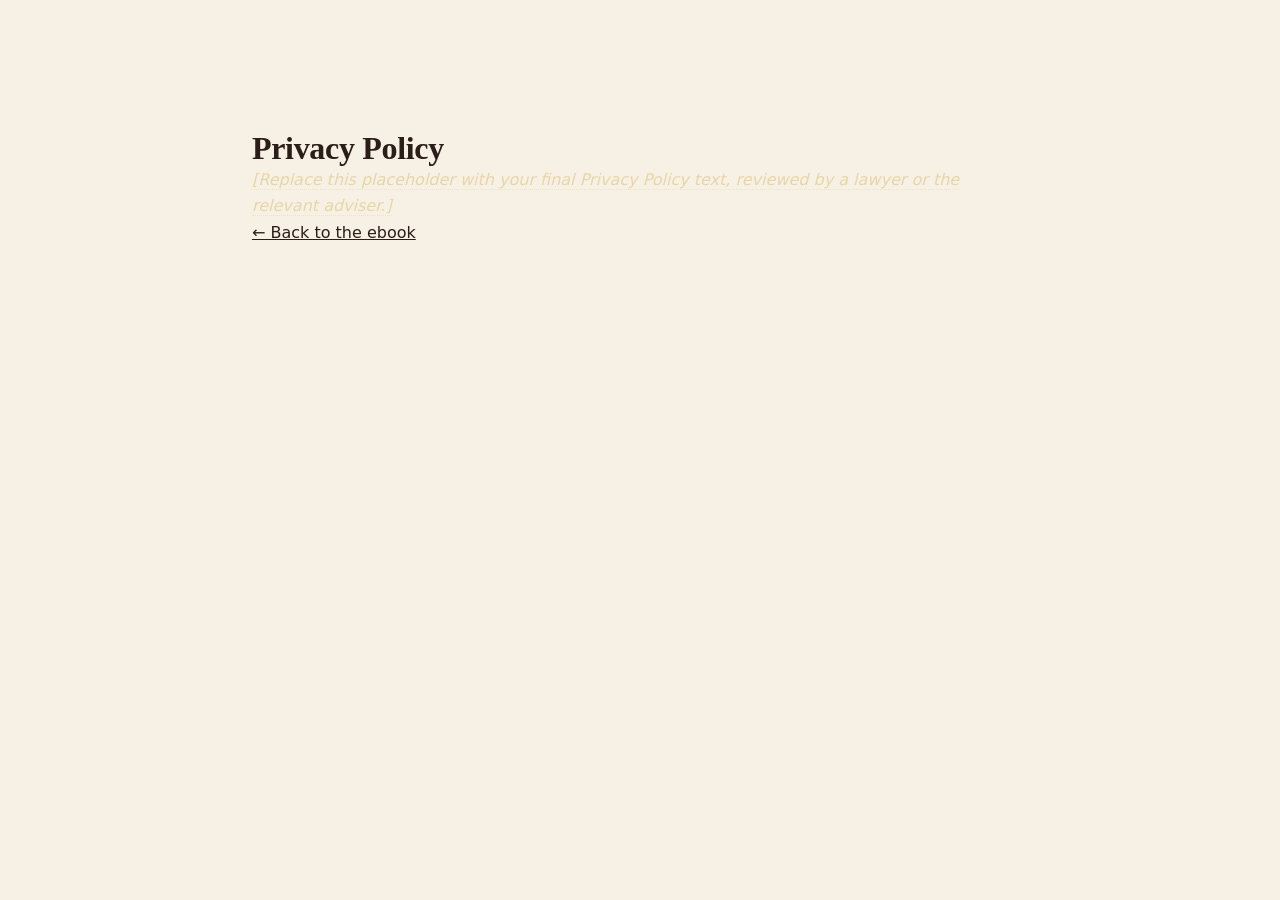
<file: privacy.html>
<!DOCTYPE html>
<html lang="en"><head><meta charset="UTF-8"><meta name="viewport" content="width=device-width, initial-scale=1.0">
<title>Privacy Policy | 1 CRORE is a SIMPLE MATH</title>
<link rel="icon" type="image/svg+xml" href="assets/images/favicon.svg"><link rel="stylesheet" href="css/styles.css"></head>
<body><main class="section"><div class="container container--narrow">
<h1>Privacy Policy</h1>
<p><span class="placeholder">[Replace this placeholder with your final Privacy Policy text, reviewed by a lawyer or the relevant adviser.]</span></p>
<p><a href="index.html">&larr; Back to the ebook</a></p>
</div></main></body></html>
</file>
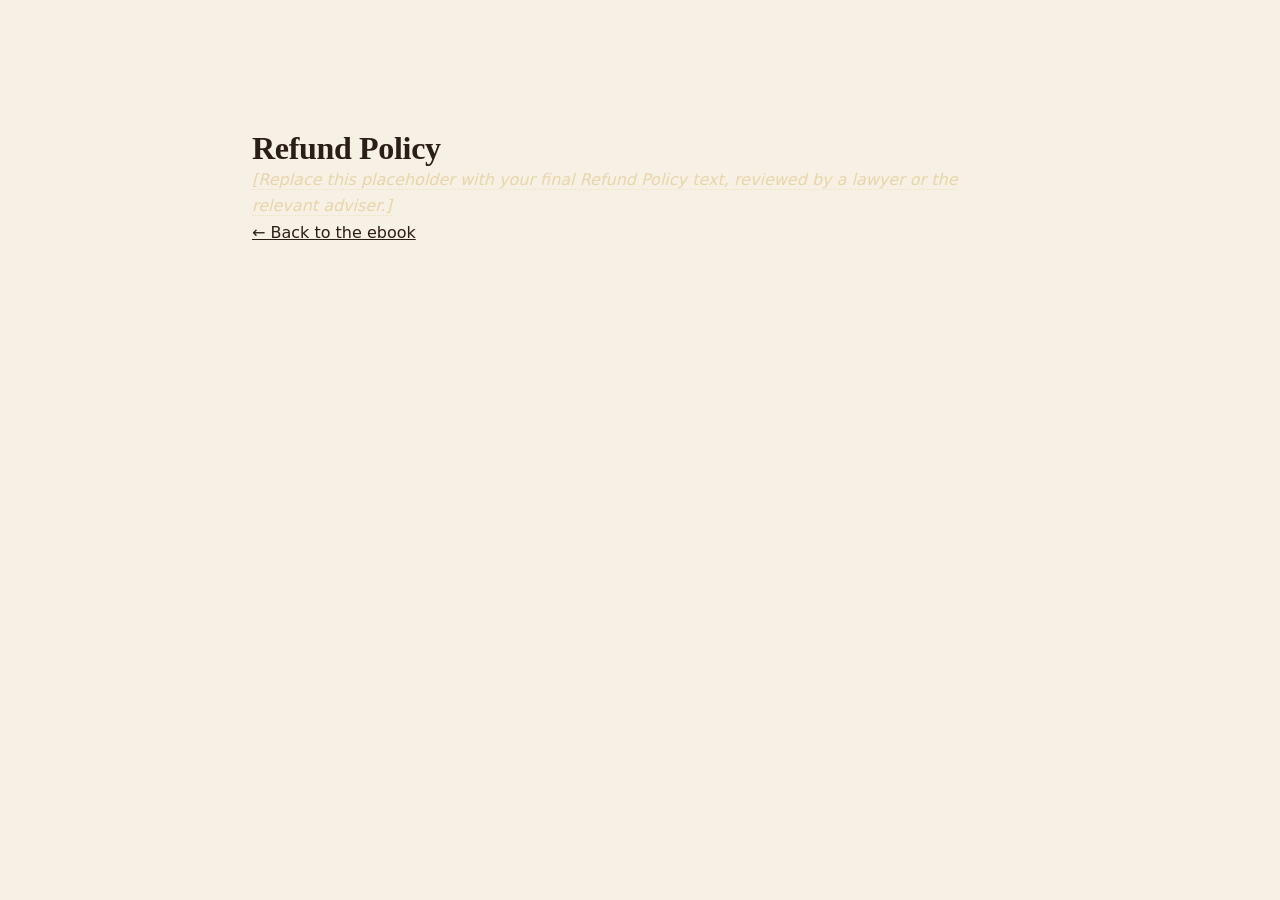
<file: refund.html>
<!DOCTYPE html>
<html lang="en"><head><meta charset="UTF-8"><meta name="viewport" content="width=device-width, initial-scale=1.0">
<title>Refund Policy | 1 CRORE is a SIMPLE MATH</title>
<link rel="icon" type="image/svg+xml" href="assets/images/favicon.svg"><link rel="stylesheet" href="css/styles.css"></head>
<body><main class="section"><div class="container container--narrow">
<h1>Refund Policy</h1>
<p><span class="placeholder">[Replace this placeholder with your final Refund Policy text, reviewed by a lawyer or the relevant adviser.]</span></p>
<p><a href="index.html">&larr; Back to the ebook</a></p>
</div></main></body></html>
</file>
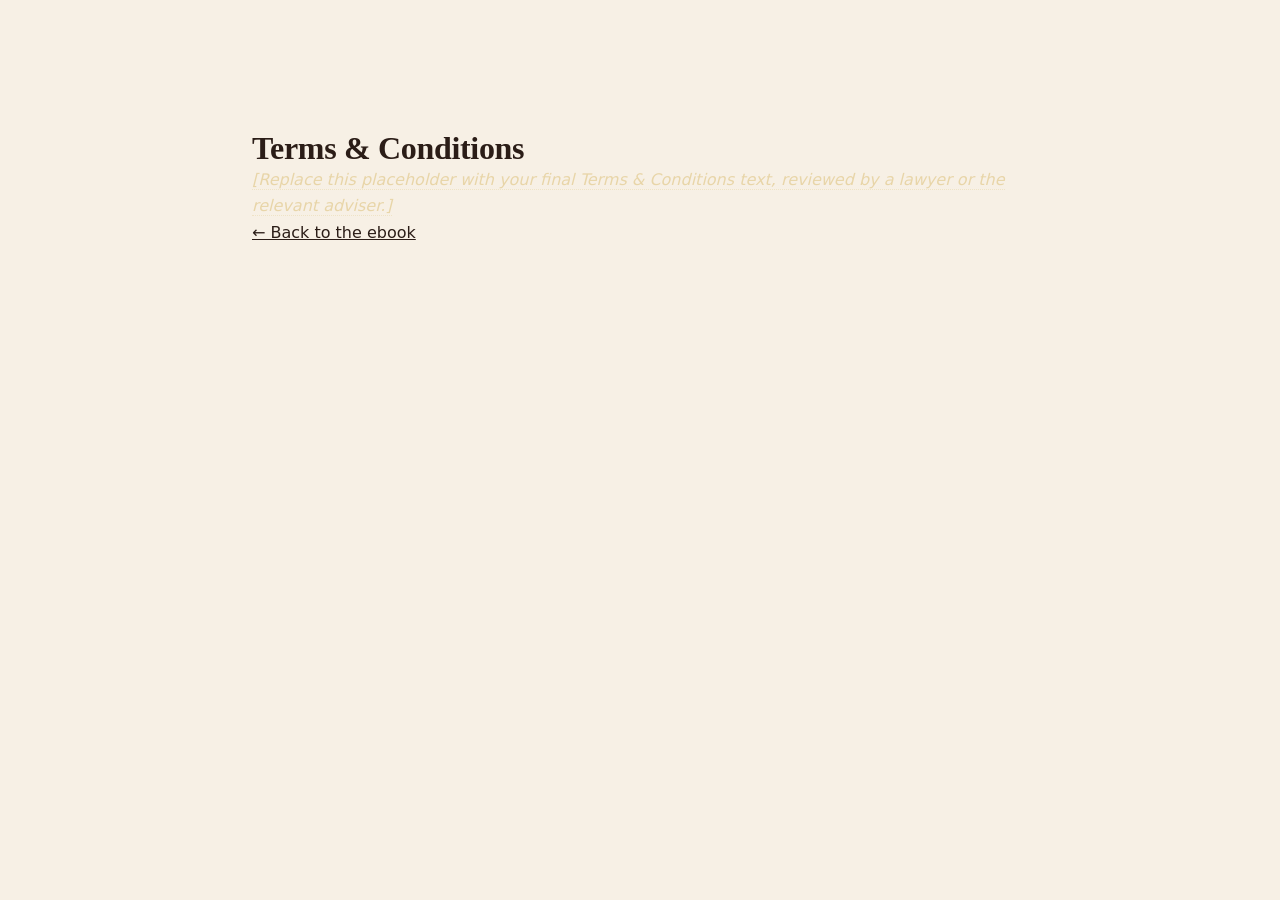
<file: terms.html>
<!DOCTYPE html>
<html lang="en"><head><meta charset="UTF-8"><meta name="viewport" content="width=device-width, initial-scale=1.0">
<title>Terms &amp; Conditions | 1 CRORE is a SIMPLE MATH</title>
<link rel="icon" type="image/svg+xml" href="assets/images/favicon.svg"><link rel="stylesheet" href="css/styles.css"></head>
<body><main class="section"><div class="container container--narrow">
<h1>Terms &amp; Conditions</h1>
<p><span class="placeholder">[Replace this placeholder with your final Terms &amp; Conditions text, reviewed by a lawyer or the relevant adviser.]</span></p>
<p><a href="index.html">&larr; Back to the ebook</a></p>
</div></main></body></html>
</file>
<file: css/styles.css>
/* ==========================================================
   1 CRORE is a SIMPLE MATH — Landing Page Styles
   Palette: Mocha #4B3028 · Champagne #E8D5A8 · Amber #B86A32
            Espresso #211713 · Cream #F7F0E5
   ========================================================== */

:root {
  --mocha: #4B3028;
  --champagne: #E8D5A8;
  --amber: #B86A32;
  --espresso: #211713;
  --cream: #F7F0E5;

  --mocha-deep: #3a241e;
  --champagne-soft: #f1e4c4;
  --line: rgba(232, 213, 168, 0.22);
  --line-dark: rgba(75, 48, 40, 0.14);

  --text: #2b1d17;
  --text-soft: #5d4a42;
  --text-on-dark: #f3e9d6;
  --text-on-dark-soft: rgba(243, 233, 214, 0.74);

  --grad-gold: linear-gradient(135deg, #f3e4bd 0%, #E8D5A8 45%, #c9a46a 100%);
  --grad-mocha: linear-gradient(160deg, #5a3a2f 0%, #4B3028 50%, #2f1e18 100%);
  --grad-espresso: linear-gradient(180deg, #2a1d17 0%, #211713 100%);

  --shadow-soft: 0 10px 30px rgba(33, 23, 19, 0.10);
  --shadow-deep: 0 30px 60px rgba(33, 23, 19, 0.35);

  --radius: 14px;
  --radius-lg: 22px;
  --container: 1200px;
  --nav-h: 72px;

  --font-serif: 'Cormorant Garamond', 'Georgia', 'Times New Roman', serif;
  --font-sans: 'Inter', system-ui, -apple-system, 'Segoe UI', Roboto, sans-serif;

  --ease: cubic-bezier(0.22, 0.61, 0.36, 1);
}

/* ---------- Reset & base ---------- */
*,
*::before,
*::after { box-sizing: border-box; }

html {
  scroll-behavior: smooth;
  -webkit-text-size-adjust: 100%;
}

body {
  margin: 0;
  font-family: var(--font-sans);
  font-size: 16px;
  line-height: 1.65;
  color: var(--text);
  background: var(--cream);
  -webkit-font-smoothing: antialiased;
  overflow-x: hidden;
}

img, svg { display: block; max-width: 100%; }
a { color: inherit; }
h1, h2, h3, h4 { margin: 0; font-weight: 600; line-height: 1.15; }
p { margin: 0; }
ul, ol { margin: 0; padding: 0; }
table { border-collapse: collapse; }

:focus-visible {
  outline: 2px solid var(--amber);
  outline-offset: 3px;
  border-radius: 4px;
}

.skip-link {
  position: absolute;
  left: -9999px;
  top: 8px;
  background: var(--champagne);
  color: var(--espresso);
  padding: 8px 14px;
  border-radius: 6px;
  z-index: 999;
}
.skip-link:focus { left: 12px; }

.container {
  width: 100%;
  max-width: var(--container);
  margin: 0 auto;
  padding: 0 22px;
}
.container--narrow { max-width: 820px; }

section { scroll-margin-top: calc(var(--nav-h) + 12px); }

/* ---------- Typography helpers ---------- */
h1 { font-family: var(--font-serif); font-weight: 700; letter-spacing: -0.01em; }
h2 {
  font-family: var(--font-serif);
  font-size: clamp(2rem, 4.2vw, 3rem);
  font-weight: 700;
  color: var(--mocha);
  margin-bottom: 16px;
}
h3 {
  font-family: var(--font-serif);
  font-size: 1.45rem;
  font-weight: 700;
  color: var(--mocha);
}

.eyebrow {
  display: inline-block;
  font-size: 0.74rem;
  font-weight: 600;
  letter-spacing: 0.22em;
  text-transform: uppercase;
  color: var(--amber);
  margin-bottom: 14px;
}
.eyebrow--light { color: var(--champagne); }

.gold-text {
  background: linear-gradient(120deg, #B86A32 0%, #8f4f25 55%, #4B3028 100%);
  -webkit-background-clip: text;
  background-clip: text;
  color: transparent;
}

.badge {
  display: inline-flex;
  align-items: center;
  gap: 8px;
  padding: 8px 16px;
  border: 1px solid rgba(232, 213, 168, 0.55);
  border-radius: 999px;
  background: rgba(75, 48, 40, 0.06);
  color: var(--mocha);
  font-size: 0.7rem;
  font-weight: 600;
  letter-spacing: 0.16em;
  text-transform: uppercase;
  line-height: 1.4;
}

/* ---------- Buttons ---------- */
.btn {
  display: inline-flex;
  align-items: center;
  justify-content: center;
  gap: 10px;
  font-family: var(--font-sans);
  font-weight: 700;
  letter-spacing: 0.1em;
  text-transform: uppercase;
  text-decoration: none;
  border: 1px solid transparent;
  border-radius: 999px;
  cursor: pointer;
  transition: transform 0.35s var(--ease), box-shadow 0.35s var(--ease), background 0.35s var(--ease), color 0.35s var(--ease);
  white-space: nowrap;
}
.btn:hover { transform: translateY(-2px); }
.btn:active { transform: translateY(0); }

.btn--gold {
  background: var(--grad-gold);
  color: var(--espresso);
  box-shadow: 0 12px 28px rgba(184, 106, 50, 0.28), inset 0 1px 0 rgba(255, 255, 255, 0.6);
}
.btn--gold:hover {
  box-shadow: 0 18px 38px rgba(184, 106, 50, 0.38), inset 0 1px 0 rgba(255, 255, 255, 0.7);
}

.btn--ghost {
  background: transparent;
  color: var(--mocha);
  border-color: rgba(75, 48, 40, 0.35);
}
.btn--ghost:hover {
  background: rgba(75, 48, 40, 0.06);
  border-color: var(--mocha);
}

.btn--sm { padding: 10px 18px; font-size: 0.72rem; }
.btn--md { padding: 13px 22px; font-size: 0.8rem; }
.btn--lg { padding: 17px 32px; font-size: 0.86rem; }
.btn--xl { padding: 20px 38px; font-size: 0.95rem; }
.btn--block { width: 100%; }

/* ---------- Navigation ---------- */
.nav {
  position: fixed;
  top: 0;
  left: 0;
  right: 0;
  height: var(--nav-h);
  z-index: 100;
  background: rgba(247, 240, 229, 0.82);
  backdrop-filter: saturate(160%) blur(12px);
  -webkit-backdrop-filter: saturate(160%) blur(12px);
  border-bottom: 1px solid transparent;
  transition: background 0.4s var(--ease), border-color 0.4s var(--ease), box-shadow 0.4s var(--ease);
}
.nav.is-scrolled {
  background: rgba(247, 240, 229, 0.96);
  border-bottom-color: rgba(184, 106, 50, 0.25);
  box-shadow: 0 6px 24px rgba(33, 23, 19, 0.08);
}
.nav__inner {
  height: 100%;
  display: flex;
  align-items: center;
  justify-content: space-between;
  gap: 16px;
}
.nav__brand {
  text-decoration: none;
  display: flex;
  flex-direction: column;
  line-height: 1;
}
.nav__brand-main {
  font-family: var(--font-serif);
  font-weight: 700;
  font-size: 1.2rem;
  letter-spacing: 0.08em;
  color: var(--mocha);
}
.nav__brand-sub {
  font-family: var(--font-serif);
  font-style: italic;
  font-size: 0.78rem;
  color: var(--amber);
  margin-top: 3px;
}
.nav__links { display: none; gap: 28px; }
.nav__links a {
  text-decoration: none;
  font-size: 0.88rem;
  font-weight: 500;
  color: var(--text-soft);
  position: relative;
  padding: 6px 0;
  transition: color 0.3s var(--ease);
}
.nav__links a::after {
  content: "";
  position: absolute;
  left: 0; bottom: 0;
  width: 0; height: 1px;
  background: var(--amber);
  transition: width 0.35s var(--ease);
}
.nav__links a:hover { color: var(--mocha); }
.nav__links a:hover::after { width: 100%; }

/* ---------- Hero ---------- */
.hero {
  position: relative;
  padding: calc(var(--nav-h) + 48px) 0 80px;
  background:
    radial-gradient(900px 500px at 85% 15%, rgba(232, 213, 168, 0.55), transparent 60%),
    radial-gradient(700px 500px at 0% 100%, rgba(184, 106, 50, 0.14), transparent 60%),
    linear-gradient(180deg, var(--cream) 0%, #efe3cf 100%);
  overflow: hidden;
}
.hero::before {
  content: "";
  position: absolute;
  inset: 0;
  background-image: radial-gradient(rgba(75, 48, 40, 0.05) 1px, transparent 1px);
  background-size: 22px 22px;
  pointer-events: none;
}
.hero__grid {
  position: relative;
  display: grid;
  gap: 48px;
  align-items: center;
}
.hero__title {
  font-size: clamp(2.5rem, 6vw, 4.2rem);
  color: var(--mocha);
  margin: 22px 0 22px;
}
.hero__lead {
  font-size: 1.08rem;
  color: var(--text-soft);
  max-width: 34em;
}
.hero__ctas {
  display: flex;
  flex-wrap: wrap;
  gap: 14px;
  margin-top: 34px;
}
.hero__note {
  margin-top: 26px;
  font-size: 0.82rem;
  color: var(--text-soft);
  letter-spacing: 0.02em;
}

/* ---------- 3D book ---------- */
.hero__visual {
  display: flex;
  justify-content: center;
  perspective: 1400px;
}
.book-3d {
  margin: 0;
  position: relative;
  width: min(330px, 80vw);
  aspect-ratio: 2 / 3;
  transform-style: preserve-3d;
}
.book-3d--sm { width: min(280px, 72vw); }
.book-3d__stage {
  position: relative;
  width: 100%;
  height: 100%;
  transform-style: preserve-3d;
  transform: rotateY(-22deg) rotateX(6deg);
  transition: transform 0.9s var(--ease);
}
.book-3d:hover .book-3d__stage { transform: rotateY(-12deg) rotateX(3deg); }
.book-3d__cover {
  position: absolute;
  inset: 0;
  border-radius: 4px 10px 10px 4px;
  background:
    radial-gradient(120% 80% at 20% 0%, rgba(232, 213, 168, 0.22), transparent 55%),
    linear-gradient(160deg, #5a3a2f 0%, #4B3028 45%, #2a1a14 100%);
  box-shadow:
    inset 0 0 0 1px rgba(232, 213, 168, 0.35),
    inset 14px 0 18px -10px rgba(0, 0, 0, 0.55),
    0 2px 0 #2a1a14;
  color: var(--text-on-dark);
  padding: 9% 9% 8%;
  display: flex;
  flex-direction: column;
  justify-content: space-between;
  overflow: hidden;
}
.book-3d__cover::before {
  content: "";
  position: absolute;
  inset: 4%;
  border: 1px solid rgba(232, 213, 168, 0.45);
  border-radius: 4px;
  pointer-events: none;
}
.book-3d__cover::after {
  content: "";
  position: absolute;
  top: 0; left: 0; right: 0; bottom: 0;
  background: linear-gradient(115deg, rgba(255,255,255,0.14) 0%, transparent 30%, transparent 70%, rgba(0,0,0,0.18) 100%);
  pointer-events: none;
}
.book-3d__spine {
  position: absolute;
  top: 0;
  bottom: 0;
  left: 0;
  width: 14px;
  transform: translateX(-14px) rotateY(-90deg);
  transform-origin: right center;
  background: linear-gradient(90deg, #2a1a14, #4B3028 60%, #3a241e);
  border-radius: 3px 0 0 3px;
}
.book-3d__shadow {
  position: absolute;
  left: 8%;
  right: 4%;
  bottom: -26px;
  height: 36px;
  background: radial-gradient(closest-side, rgba(33, 23, 19, 0.45), transparent);
  filter: blur(6px);
  transform: translateZ(-30px);
}
.book-3d__cover img {
  width: 100%;
  height: 100%;
  object-fit: cover;
  border-radius: inherit;
  display: block;
}
.book-cover__top { position: relative; z-index: 1; }
.book-cover__eyebrow {
  font-size: 0.58rem;
  letter-spacing: 0.22em;
  text-transform: uppercase;
  color: var(--champagne);
  opacity: 0.9;
  line-height: 1.5;
}
.book-cover__title {
  position: relative;
  z-index: 1;
  font-family: var(--font-serif);
  text-align: center;
  display: flex;
  flex-direction: column;
  align-items: center;
  gap: 2px;
}
.book-cover__line1 {
  font-size: clamp(2rem, 6vw, 2.9rem);
  font-weight: 700;
  line-height: 1;
  background: var(--grad-gold);
  -webkit-background-clip: text;
  background-clip: text;
  color: transparent;
  letter-spacing: 0.02em;
}
.book-cover__line2 {
  font-style: italic;
  font-size: 1.05rem;
  color: var(--champagne);
  margin: 4px 0;
}
.book-cover__line3 {
  font-size: clamp(1.25rem, 3.6vw, 1.7rem);
  font-weight: 700;
  color: var(--cream);
  letter-spacing: 0.06em;
}
.book-cover__tags {
  position: relative;
  z-index: 1;
  font-size: 0.56rem;
  text-align: center;
  color: var(--text-on-dark-soft);
  letter-spacing: 0.06em;
  line-height: 1.6;
  padding: 8px 0;
  border-top: 1px solid rgba(232, 213, 168, 0.3);
  border-bottom: 1px solid rgba(232, 213, 168, 0.3);
}
.book-cover__foot {
  position: relative;
  z-index: 1;
  display: flex;
  justify-content: space-between;
  align-items: baseline;
  gap: 8px;
  font-size: 0.6rem;
  letter-spacing: 0.14em;
  text-transform: uppercase;
  color: var(--champagne);
}

/* ---------- Sections ---------- */
.section { padding: 110px 0; background: var(--cream); }
.section--alt { background: #efe4d1; }
.section--dark {
  background:
    radial-gradient(800px 420px at 90% 0%, rgba(184, 106, 50, 0.22), transparent 60%),
    var(--grad-espresso);
  color: var(--text-on-dark);
}
.section--dark h2 { color: var(--champagne); }
.section--dark .section__head p { color: var(--text-on-dark-soft); }

.section__head {
  max-width: 740px;
  margin-bottom: 56px;
}
.section__head--center { margin-left: auto; margin-right: auto; text-align: center; }
.section__head p { color: var(--text-soft); font-size: 1.02rem; }

/* ---------- Cards / grids ---------- */
.grid { display: grid; gap: 22px; }
.grid--3 { grid-template-columns: 1fr; }
.grid--4 { grid-template-columns: 1fr; }

.card {
  position: relative;
  background: linear-gradient(180deg, #fffdf8 0%, #f8f0e1 100%);
  border: 1px solid rgba(184, 106, 50, 0.18);
  border-radius: var(--radius-lg);
  padding: 32px 30px 28px;
  box-shadow: var(--shadow-soft);
  transition: transform 0.45s var(--ease), box-shadow 0.45s var(--ease), border-color 0.45s var(--ease);
  overflow: hidden;
}
.card::before {
  content: "";
  position: absolute;
  top: 0; left: 0; right: 0;
  height: 3px;
  background: var(--grad-gold);
  transform: scaleX(0);
  transform-origin: left;
  transition: transform 0.6s var(--ease);
}
.card:hover {
  transform: translateY(-6px);
  box-shadow: 0 22px 44px rgba(33, 23, 19, 0.16);
  border-color: rgba(184, 106, 50, 0.4);
}
.card:hover::before { transform: scaleX(1); }
.card h3 { margin-bottom: 10px; }
.card p { color: var(--text-soft); font-size: 0.97rem; }
.card__num {
  font-family: var(--font-serif);
  font-size: 2.2rem;
  font-weight: 700;
  color: rgba(184, 106, 50, 0.35);
  display: block;
  margin-bottom: 8px;
}
.card__ref {
  display: inline-block;
  margin-top: 18px;
  font-size: 0.74rem;
  font-weight: 600;
  letter-spacing: 0.1em;
  text-transform: uppercase;
  color: var(--amber);
}
.card--audience {
  background: linear-gradient(160deg, #fffdf8 0%, #f1e5cf 100%);
  padding: 38px 30px;
}
.card--audience h3 { font-size: 1.6rem; }

/* ---------- Levels ---------- */
.levels {
  display: grid;
  gap: 14px;
  margin-bottom: 48px;
}
.level {
  background: var(--grad-mocha);
  color: var(--text-on-dark);
  border-radius: var(--radius);
  padding: 22px 24px;
  border: 1px solid rgba(232, 213, 168, 0.25);
  display: grid;
  gap: 4px;
  box-shadow: var(--shadow-soft);
}
.level__name {
  font-family: var(--font-serif);
  font-size: 1.35rem;
  font-weight: 700;
  color: var(--champagne);
}
.level__parts {
  font-size: 0.72rem;
  letter-spacing: 0.14em;
  text-transform: uppercase;
  color: var(--text-on-dark-soft);
}
.level__desc { font-size: 0.95rem; }

/* ---------- Chapters ---------- */
.chapters {
  list-style: none;
  display: grid;
  gap: 12px;
  counter-reset: none;
}
.chapter {
  display: flex;
  align-items: center;
  gap: 18px;
  background: #fffdf8;
  border: 1px solid rgba(184, 106, 50, 0.16);
  border-radius: 12px;
  padding: 16px 20px;
  transition: transform 0.35s var(--ease), border-color 0.35s var(--ease), box-shadow 0.35s var(--ease);
}
.chapter:hover {
  transform: translateX(6px);
  border-color: var(--amber);
  box-shadow: var(--shadow-soft);
}
.chapter__num {
  flex-shrink: 0;
  width: 46px;
  height: 46px;
  display: grid;
  place-items: center;
  border-radius: 50%;
  background: var(--grad-gold);
  color: var(--mocha);
  font-family: var(--font-serif);
  font-weight: 700;
  font-size: 1.05rem;
}
.chapter h3 { font-size: 1.12rem; }

/* ---------- Features ---------- */
.feature-split {
  display: grid;
  gap: 40px;
  align-items: start;
}
.features { list-style: none; display: grid; gap: 14px; }
.features li {
  display: flex;
  gap: 14px;
  align-items: flex-start;
  background: #fffdf8;
  border: 1px solid rgba(184, 106, 50, 0.14);
  border-radius: 12px;
  padding: 16px 20px;
  box-shadow: 0 4px 14px rgba(33, 23, 19, 0.04);
  transition: transform 0.35s var(--ease), box-shadow 0.35s var(--ease);
}
.features li:hover { transform: translateX(4px); box-shadow: var(--shadow-soft); }
.tick {
  flex-shrink: 0;
  width: 26px;
  height: 26px;
  border-radius: 50%;
  display: grid;
  place-items: center;
  background: var(--grad-gold);
  color: var(--mocha);
  font-weight: 700;
  font-size: 0.8rem;
}

.callout {
  background: var(--grad-mocha);
  color: var(--text-on-dark);
  border-radius: var(--radius-lg);
  padding: 34px 30px;
  border: 1px solid rgba(232, 213, 168, 0.3);
  box-shadow: var(--shadow-deep);
}
.callout__label {
  display: inline-block;
  font-size: 0.72rem;
  letter-spacing: 0.2em;
  text-transform: uppercase;
  color: var(--champagne);
  margin-bottom: 10px;
}
.callout p { color: var(--text-on-dark-soft); margin-bottom: 20px; }
.tags { display: grid; gap: 14px; }
.tags > div { display: grid; gap: 6px; }
.tags dd { margin: 0; font-size: 0.92rem; color: var(--text-on-dark-soft); }
.tag {
  display: inline-block;
  font-size: 0.7rem;
  font-weight: 700;
  letter-spacing: 0.12em;
  padding: 4px 10px;
  border-radius: 6px;
  border: 1px solid;
}
.tag--verified { color: #e8d5a8; border-color: #e8d5a8; }
.tag--estimate { color: #f0c79b; border-color: #d9a06a; }
.tag--example { color: #d9c9b5; border-color: #9c8777; }
.tag--assumption { color: #e9b08a; border-color: #b86a32; }

/* ---------- Inside the ebook ---------- */
.inside-grid {
  display: grid;
  gap: 26px;
  margin-bottom: 64px;
}
.page-mock {
  position: relative;
  perspective: 1200px;
}
.page-mock__paper {
  background:
    linear-gradient(180deg, #fffdf7 0%, #f8f0df 100%);
  border-radius: 6px 12px 12px 6px;
  padding: 36px 30px 30px;
  box-shadow:
    inset 12px 0 14px -10px rgba(75, 48, 40, 0.18),
    0 22px 44px rgba(33, 23, 19, 0.16),
    0 2px 0 rgba(184, 106, 50, 0.2);
  border: 1px solid rgba(184, 106, 50, 0.2);
  transform: rotateY(-4deg);
  transition: transform 0.6s var(--ease), box-shadow 0.6s var(--ease);
  min-height: 100%;
}
.page-mock:hover .page-mock__paper {
  transform: rotateY(0deg) translateY(-4px);
  box-shadow: 0 30px 56px rgba(33, 23, 19, 0.22), 0 2px 0 rgba(184, 106, 50, 0.2);
}
.page-mock__part {
  font-size: 0.66rem;
  font-weight: 700;
  letter-spacing: 0.2em;
  color: var(--amber);
}
.page-mock h3 { margin: 10px 0 12px; font-size: 1.4rem; }
.page-mock__lead { font-size: 0.95rem; color: var(--text-soft); margin-bottom: 16px; }
.page-mock__note {
  margin-top: 16px;
  font-size: 0.8rem;
  color: var(--text-soft);
  font-style: italic;
  border-top: 1px dashed rgba(184, 106, 50, 0.35);
  padding-top: 12px;
}
.mini-table { width: 100%; font-size: 0.9rem; }
.mini-table td {
  padding: 8px 4px;
  border-bottom: 1px solid rgba(75, 48, 40, 0.12);
  color: var(--text);
}
.mini-table td:last-child { text-align: right; font-variant-numeric: tabular-nums; font-weight: 600; color: var(--mocha); }
.mini-table tr:last-child td { font-weight: 700; color: var(--mocha); }
.mini-list { list-style: none; display: grid; gap: 10px; font-size: 0.95rem; }
.mini-list li {
  padding-left: 18px;
  position: relative;
  color: var(--text);
}
.mini-list li::before {
  content: "";
  position: absolute;
  left: 0; top: 0.6em;
  width: 7px; height: 7px;
  border-radius: 50%;
  background: var(--grad-gold);
  box-shadow: 0 0 0 1px var(--amber);
}
.mini-list strong { color: var(--mocha); }

.toc {
  background: #fffdf8;
  border: 1px solid rgba(184, 106, 50, 0.18);
  border-radius: var(--radius-lg);
  padding: 40px 34px;
  box-shadow: var(--shadow-soft);
}
.toc__title { margin-bottom: 24px; color: var(--mocha); }
.toc__grid { display: grid; gap: 4px 36px; }
.toc__col p {
  padding: 10px 0;
  border-bottom: 1px solid rgba(75, 48, 40, 0.1);
  font-size: 0.95rem;
  color: var(--text);
}
.toc__col p span {
  display: inline-block;
  min-width: 92px;
  font-size: 0.7rem;
  font-weight: 700;
  letter-spacing: 0.12em;
  text-transform: uppercase;
  color: var(--amber);
}

/* ---------- Math section ---------- */
.disclaimer {
  margin-top: 6px;
  padding: 16px 20px;
  border-left: 3px solid var(--champagne);
  background: rgba(232, 213, 168, 0.08);
  border-radius: 0 10px 10px 0;
  color: var(--text-on-dark) !important;
  max-width: 680px;
}
.disclaimer strong { color: var(--champagne); }

.math-ladder {
  display: grid;
  gap: 14px;
  margin-bottom: 48px;
}
.math-step {
  position: relative;
  display: grid;
  gap: 4px;
  padding: 24px 28px;
  border-radius: var(--radius);
  background: rgba(255, 255, 255, 0.04);
  border: 1px solid rgba(232, 213, 168, 0.22);
  transition: transform 0.4s var(--ease), background 0.4s var(--ease);
}
.math-step:hover { transform: translateX(6px); background: rgba(255, 255, 255, 0.07); }
.math-step__label {
  font-family: var(--font-serif);
  font-size: 1.4rem;
  font-weight: 700;
  color: var(--champagne);
}
.math-step__value { color: var(--text-on-dark-soft); font-size: 0.95rem; }
.math-step__note {
  font-size: 0.82rem;
  font-weight: 600;
  letter-spacing: 0.06em;
  color: var(--amber);
}
.math-step--mid { background: rgba(255,255,255,0.06); }
.math-step--gold {
  background: linear-gradient(135deg, rgba(232,213,168,0.2), rgba(232,213,168,0.06));
  border-color: rgba(232, 213, 168, 0.55);
}
.math-step--final {
  background: rgba(184, 106, 50, 0.12);
  border-color: rgba(184, 106, 50, 0.5);
}
.math-step--final .math-step__note { color: var(--champagne); }

.math-stats { margin-bottom: 26px; }
.stat {
  text-align: left;
  padding: 30px 26px;
  border-radius: var(--radius-lg);
  background: linear-gradient(160deg, rgba(75,48,40,0.55), rgba(33,23,19,0.6));
  border: 1px solid rgba(232, 213, 168, 0.25);
}
.stat__num {
  display: block;
  font-family: var(--font-serif);
  font-size: 2.8rem;
  font-weight: 700;
  line-height: 1;
  background: var(--grad-gold);
  -webkit-background-clip: text;
  background-clip: text;
  color: transparent;
  margin-bottom: 10px;
}
.stat__label { font-size: 0.92rem; color: var(--text-on-dark-soft); }
.math-foot {
  font-size: 0.9rem;
  color: var(--text-on-dark-soft);
  max-width: 720px;
  font-style: italic;
}

/* ---------- Purchase ---------- */
.purchase {
  background:
    radial-gradient(700px 380px at 15% 20%, rgba(232, 213, 168, 0.45), transparent 60%),
    linear-gradient(180deg, #efe3cf 0%, var(--cream) 100%);
}
.purchase__grid {
  display: grid;
  gap: 48px;
  align-items: center;
}
.purchase__visual {
  display: flex;
  justify-content: center;
  perspective: 1200px;
}
.purchase__card {
  background: #fffdf8;
  border: 1px solid rgba(184, 106, 50, 0.22);
  border-radius: var(--radius-lg);
  padding: 44px 36px;
  box-shadow: var(--shadow-deep);
}
.purchase__card h2 { font-size: clamp(1.9rem, 3.6vw, 2.6rem); margin-top: 10px; }
.purchase__author { font-size: 1rem; color: var(--text-soft); margin-bottom: 4px; }
.purchase__sub {
  font-family: var(--font-serif);
  font-style: italic;
  color: var(--amber);
  font-size: 1.1rem;
  margin-bottom: 18px;
}
.purchase__desc { color: var(--text-soft); margin-bottom: 26px; }
.price-box {
  display: grid;
  gap: 4px;
  padding: 22px 24px;
  border-radius: var(--radius);
  background: linear-gradient(135deg, #f7ecd4, #efe0bd);
  border: 1px solid rgba(184, 106, 50, 0.28);
  margin-bottom: 22px;
}
.price-box__label {
  font-size: 0.72rem;
  letter-spacing: 0.18em;
  text-transform: uppercase;
  color: var(--amber);
  font-weight: 700;
}
.price-box__value {
  font-family: var(--font-serif);
  font-size: 2.6rem;
  font-weight: 700;
  color: var(--mocha);
  line-height: 1.1;
}
.price-box__note { font-size: 0.8rem; color: var(--text-soft); font-style: italic; }
.trust-list {
  list-style: none;
  display: grid;
  gap: 10px;
  margin-top: 26px;
  font-size: 0.9rem;
  color: var(--text-soft);
}
.trust-list li { padding-left: 24px; position: relative; }
.trust-list li::before {
  content: "✓";
  position: absolute;
  left: 0;
  color: var(--amber);
  font-weight: 700;
}

/* ---------- FAQ ---------- */
.faq { display: grid; gap: 12px; }
.faq__item {
  background: #fffdf8;
  border: 1px solid rgba(184, 106, 50, 0.18);
  border-radius: 14px;
  padding: 0 24px;
  box-shadow: 0 4px 16px rgba(33, 23, 19, 0.05);
  transition: box-shadow 0.35s var(--ease), border-color 0.35s var(--ease);
}
.faq__item[open] {
  border-color: rgba(184, 106, 50, 0.4);
  box-shadow: var(--shadow-soft);
}
.faq__item summary {
  list-style: none;
  cursor: pointer;
  padding: 20px 36px 20px 0;
  position: relative;
  font-family: var(--font-serif);
  font-size: 1.25rem;
  font-weight: 700;
  color: var(--mocha);
}
.faq__item summary::-webkit-details-marker { display: none; }
.faq__item summary::after {
  content: "+";
  position: absolute;
  right: 0;
  top: 50%;
  transform: translateY(-50%);
  font-family: var(--font-sans);
  font-size: 1.5rem;
  font-weight: 300;
  color: var(--amber);
  transition: transform 0.35s var(--ease);
}
.faq__item[open] summary::after { transform: translateY(-50%) rotate(45deg); }
.faq__item p {
  padding: 0 0 22px;
  color: var(--text-soft);
  font-size: 0.97rem;
}

/* ---------- Footer ---------- */
.footer {
  background: var(--grad-espresso);
  color: var(--text-on-dark-soft);
  padding: 64px 0 0;
}
.footer__grid {
  display: grid;
  gap: 32px;
  padding-bottom: 40px;
  border-bottom: 1px solid rgba(232, 213, 168, 0.18);
}
.footer__brand {
  font-family: var(--font-serif);
  font-size: 1.4rem;
  font-weight: 700;
  color: var(--champagne);
  letter-spacing: 0.04em;
}
.footer__author { margin-top: 6px; color: var(--text-on-dark); }
.footer__small { font-size: 0.85rem; margin-top: 10px; }
.footer__links { display: flex; flex-direction: column; gap: 12px; }
.footer__links a {
  color: var(--text-on-dark-soft);
  text-decoration: none;
  font-size: 0.95rem;
  transition: color 0.3s var(--ease);
  width: fit-content;
}
.footer__links a:hover { color: var(--champagne); }
.footer__contact p { font-size: 0.92rem; margin-bottom: 6px; }
.footer__contact strong { color: var(--champagne); }
.placeholder {
  color: var(--champagne);
  font-style: italic;
  border-bottom: 1px dotted rgba(232, 213, 168, 0.5);
}
.footer__disclaimer { padding-top: 26px; padding-bottom: 30px; }
.footer__disclaimer p { font-size: 0.8rem; color: rgba(243, 233, 214, 0.55); max-width: 900px; }

/* ---------- Sticky mobile buy bar ---------- */
.sticky-buy {
  position: fixed;
  left: 12px;
  right: 12px;
  bottom: 12px;
  z-index: 90;
  display: flex;
  align-items: center;
  justify-content: space-between;
  gap: 12px;
  padding: 12px 12px 12px 18px;
  border-radius: 16px;
  background: rgba(33, 23, 19, 0.94);
  backdrop-filter: blur(10px);
  -webkit-backdrop-filter: blur(10px);
  border: 1px solid rgba(232, 213, 168, 0.3);
  box-shadow: 0 14px 34px rgba(33, 23, 19, 0.4);
  transform: translateY(150%);
  opacity: 0;
  transition: transform 0.5s var(--ease), opacity 0.5s var(--ease);
}
.sticky-buy.is-visible { transform: translateY(0); opacity: 1; }
.sticky-buy__text { display: flex; flex-direction: column; min-width: 0; }
.sticky-buy__title {
  font-family: var(--font-serif);
  font-weight: 700;
  color: var(--champagne);
  font-size: 0.98rem;
  white-space: nowrap;
  overflow: hidden;
  text-overflow: ellipsis;
}
.sticky-buy__price { font-size: 0.78rem; color: var(--text-on-dark-soft); }

/* ---------- Scroll reveal ---------- */
.reveal {
  opacity: 0;
  transform: translateY(26px);
  transition: opacity 0.85s var(--ease), transform 0.85s var(--ease);
}
.reveal.is-visible { opacity: 1; transform: none; }
.reveal:nth-child(2) { transition-delay: 0.08s; }
.reveal:nth-child(3) { transition-delay: 0.16s; }

/* Chapter cards stagger a little more gently */
.chapters .reveal:nth-child(odd) { transition-delay: 0.04s; }

/* ==========================================================
   Responsive: tablet and up
   ========================================================== */
@media (min-width: 640px) {
  .grid--3 { grid-template-columns: repeat(2, 1fr); }
  .grid--4 { grid-template-columns: repeat(2, 1fr); }
  .levels { grid-template-columns: repeat(2, 1fr); }
  .chapters { grid-template-columns: repeat(2, 1fr); }
  .toc__grid { grid-template-columns: repeat(2, 1fr); }
  .math-ladder { grid-template-columns: repeat(2, 1fr); }
  .math-stats { grid-template-columns: repeat(3, 1fr); }
}

@media (min-width: 900px) {
  .nav__links { display: flex; }
  .hero__grid { grid-template-columns: 1.05fr 0.95fr; }
  .section { padding: 130px 0; }
  .inside-grid { grid-template-columns: repeat(3, 1fr); }
  .feature-split { grid-template-columns: 1.15fr 0.85fr; }
  .purchase__grid { grid-template-columns: 0.9fr 1.1fr; }
  .footer__grid { grid-template-columns: 1.3fr 1fr 1fr; }
  .sticky-buy { display: none; }
}

@media (min-width: 1100px) {
  .grid--3 { grid-template-columns: repeat(3, 1fr); }
  .grid--4 { grid-template-columns: repeat(4, 1fr); }
  .chapters { grid-template-columns: repeat(2, 1fr); }
  .levels { grid-template-columns: repeat(4, 1fr); }
  .math-ladder { grid-template-columns: repeat(4, 1fr); }
}

/* Mobile: sticky bar visible under 900px */
@media (max-width: 899px) {
  body { padding-bottom: 96px; }
  .hero__visual { order: -1; }
  .hero { padding-top: calc(var(--nav-h) + 28px); }
  .hero__ctas .btn { flex: 1 1 100%; }
}

/* ---------- Reduced motion ---------- */
@media (prefers-reduced-motion: reduce) {
  html { scroll-behavior: auto; }
  *, *::before, *::after {
    animation-duration: 0.01ms !important;
    animation-iteration-count: 1 !important;
    transition-duration: 0.01ms !important;
    transition-delay: 0ms !important;
  }
  .reveal { opacity: 1; transform: none; }
}


/* ---------- Fixes: real cover image inside 3D book ---------- */
.book-3d__cover { padding: 0; background: #0a0a0a; }
.book-3d__cover::before { display: none; }
.book-3d__cover img { position: absolute; inset: 0; }
.book-3d__stage { transform: rotateY(-16deg) rotateX(4deg); }
.book-3d:hover .book-3d__stage { transform: rotateY(-8deg) rotateX(2deg); }

@media (max-width: 899px) {
  .hero__visual { order: 0; margin-top: 8px; }
  .book-3d { width: min(250px, 66vw); }
  .book-3d__stage { transform: rotateY(-10deg) rotateX(2deg); }
  .hero__title { font-size: clamp(2.2rem, 9.5vw, 2.9rem); }
  .hero__note { font-size: 0.78rem; }
}

/* contact links + hidden attribute safety */
[hidden] { display: none !important; }
.footer__contact a { color: var(--champagne); text-decoration: none; border-bottom: 1px dotted rgba(232,213,168,.5); }
.footer__contact a:hover { color: #fff; }
.price-box__value[data-price] { font-size: clamp(1.5rem, 4vw, 2.2rem); }

/* sticky bar: fit title on 360px phones */
.sticky-buy__title { font-size: 0.82rem; letter-spacing: 0; }
.sticky-buy .btn--md { padding: 12px 18px; font-size: 0.74rem; flex-shrink: 0; }
</file>
